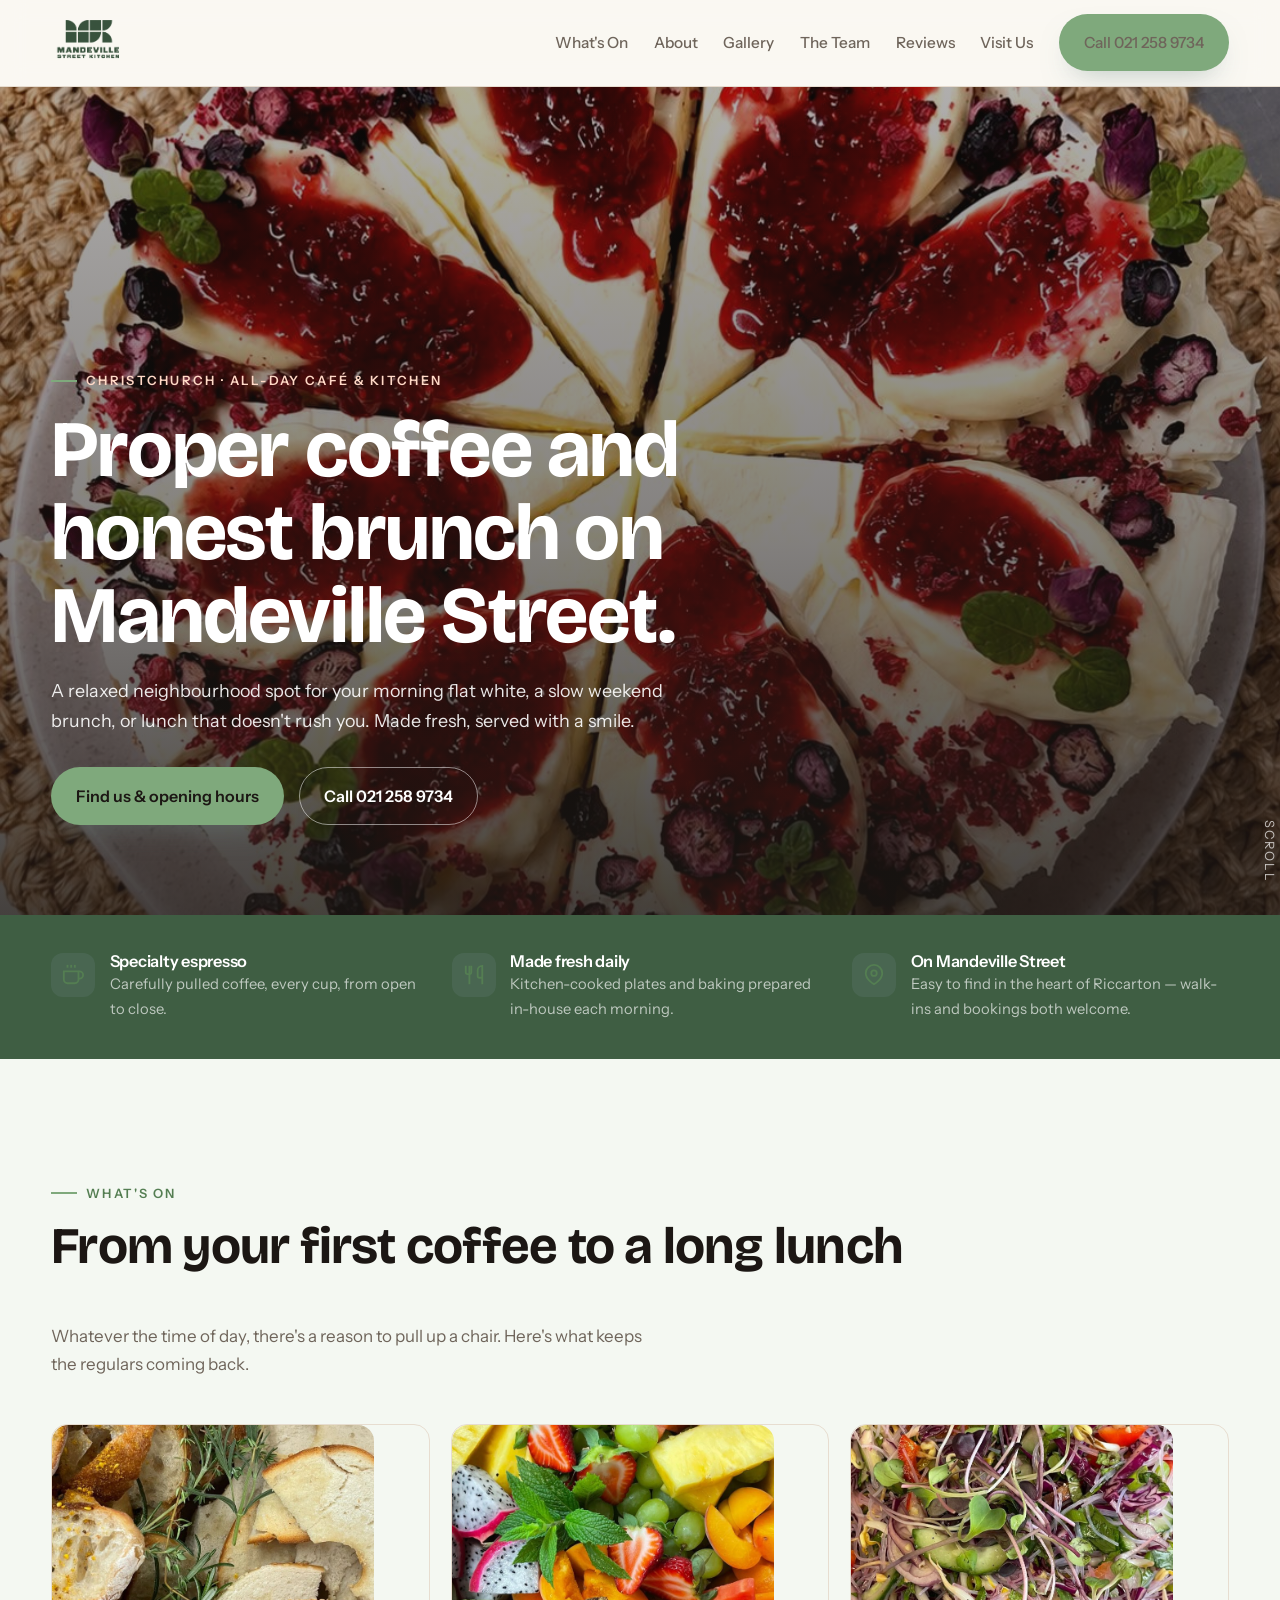
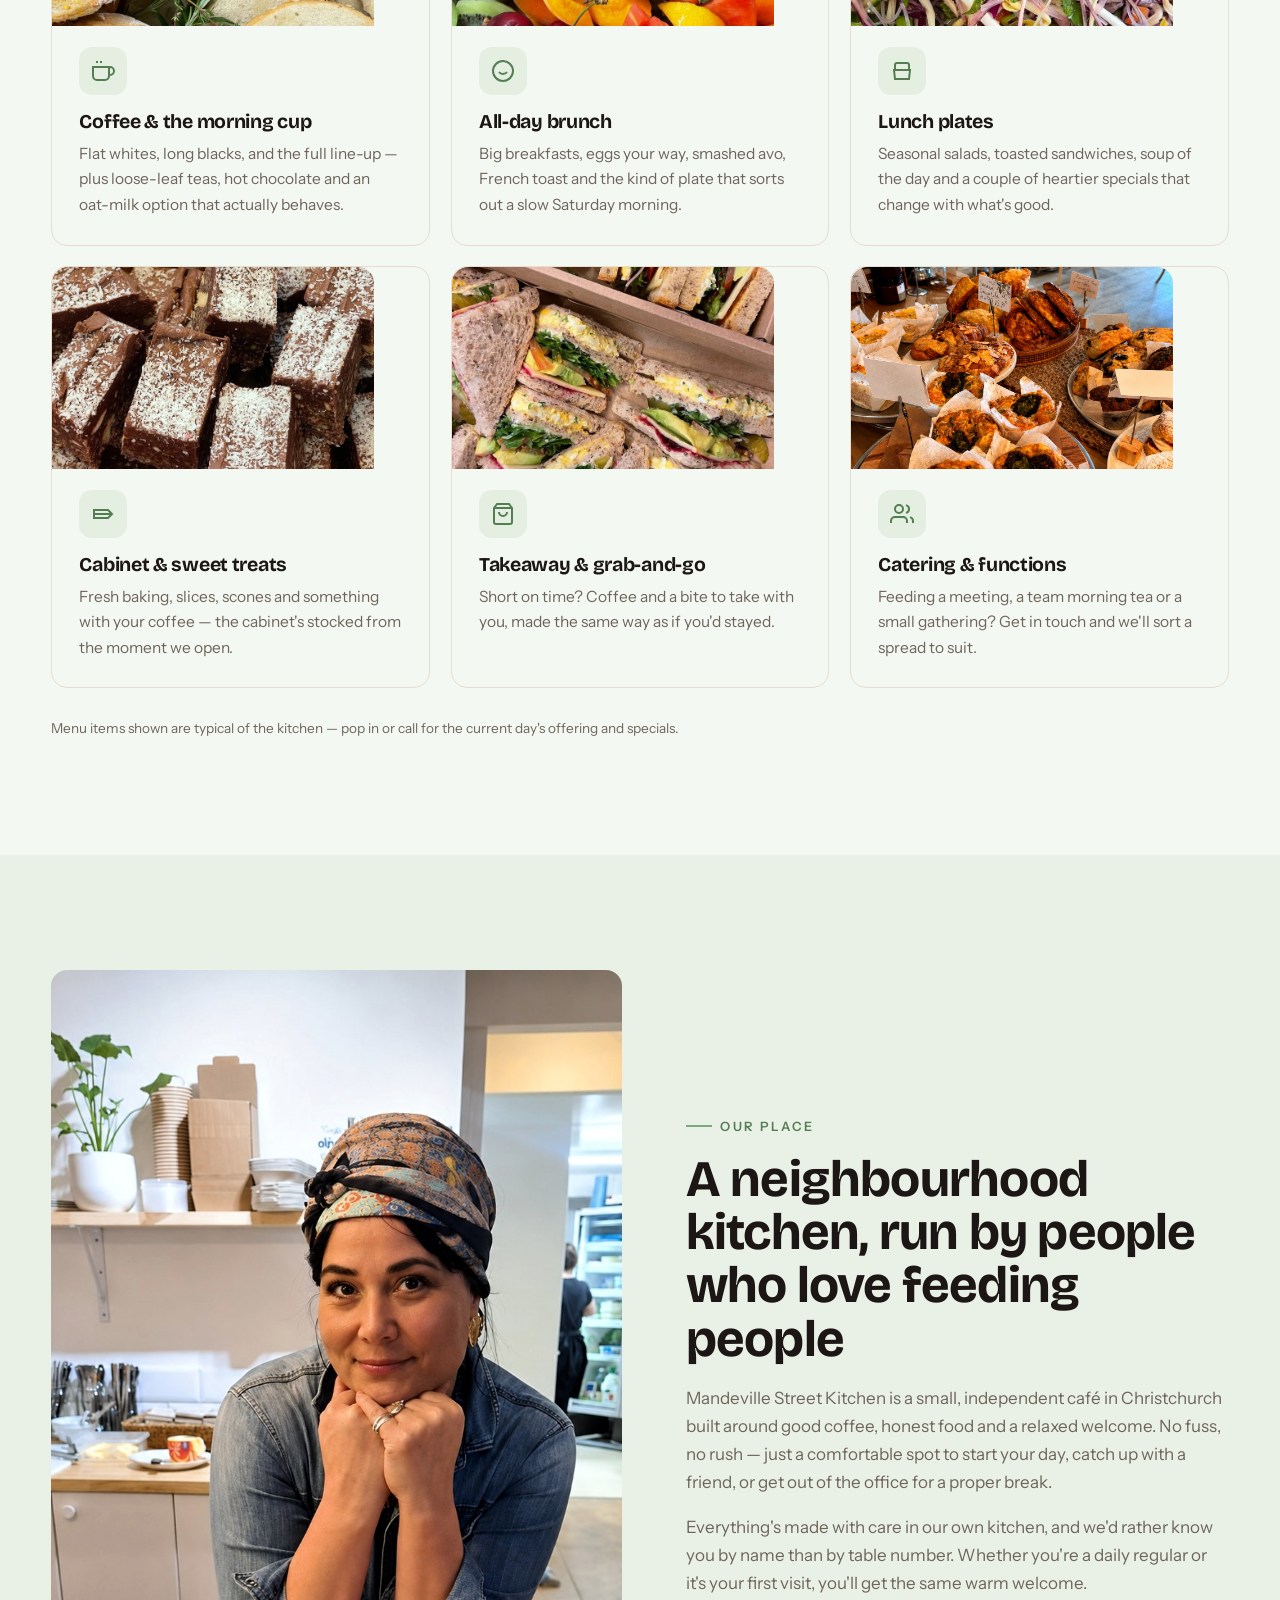
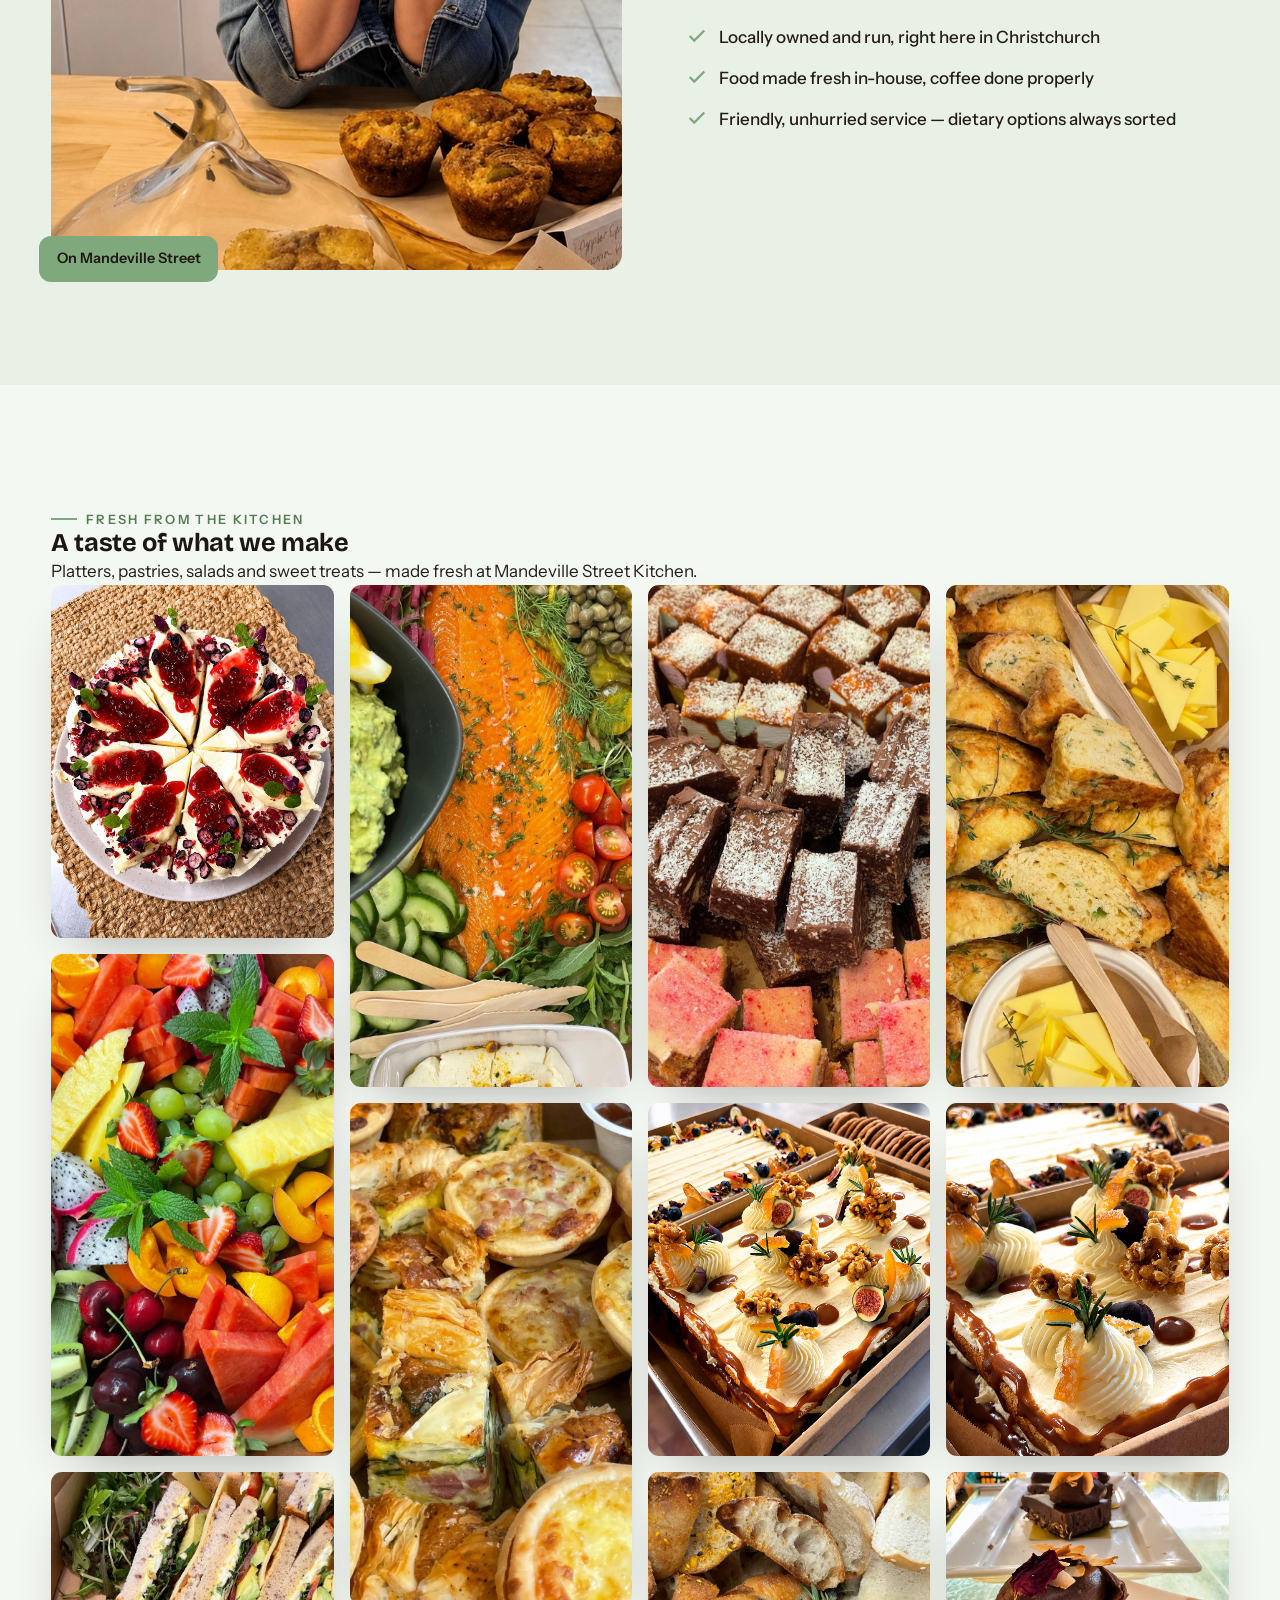
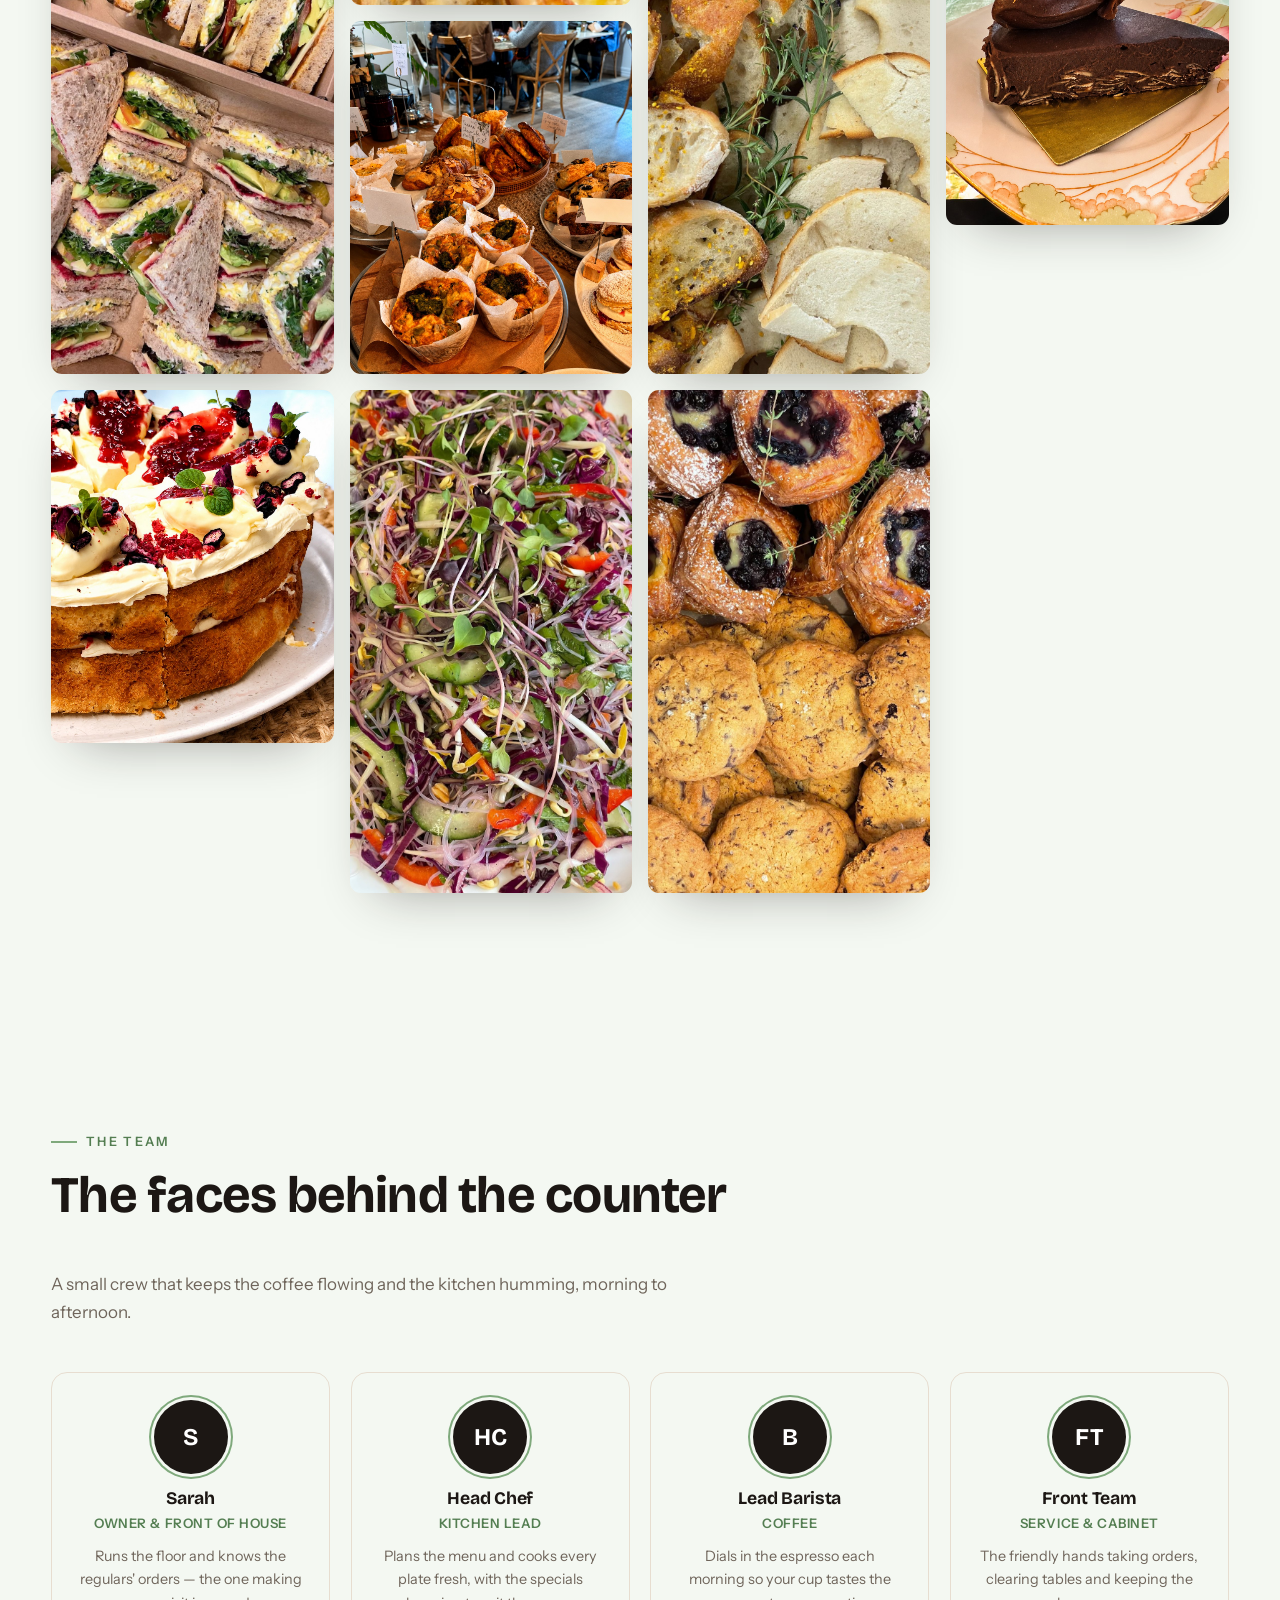
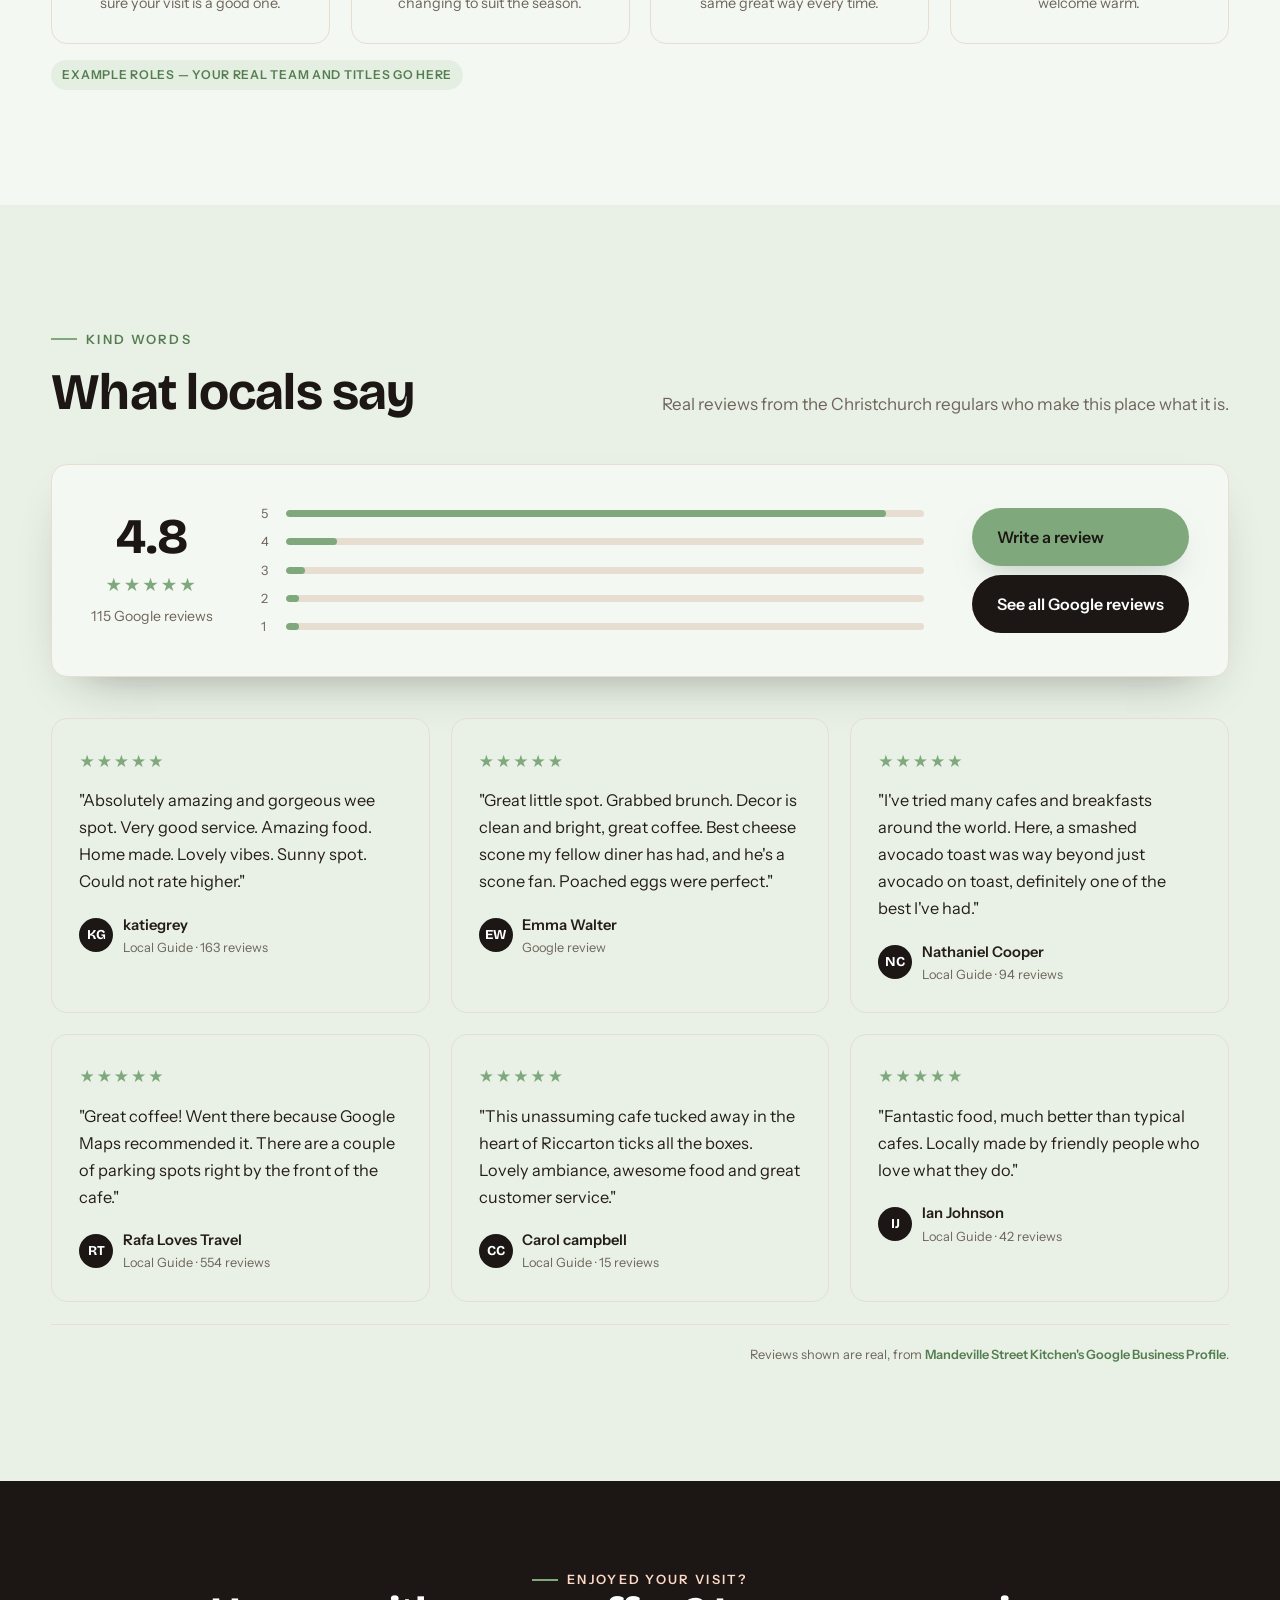
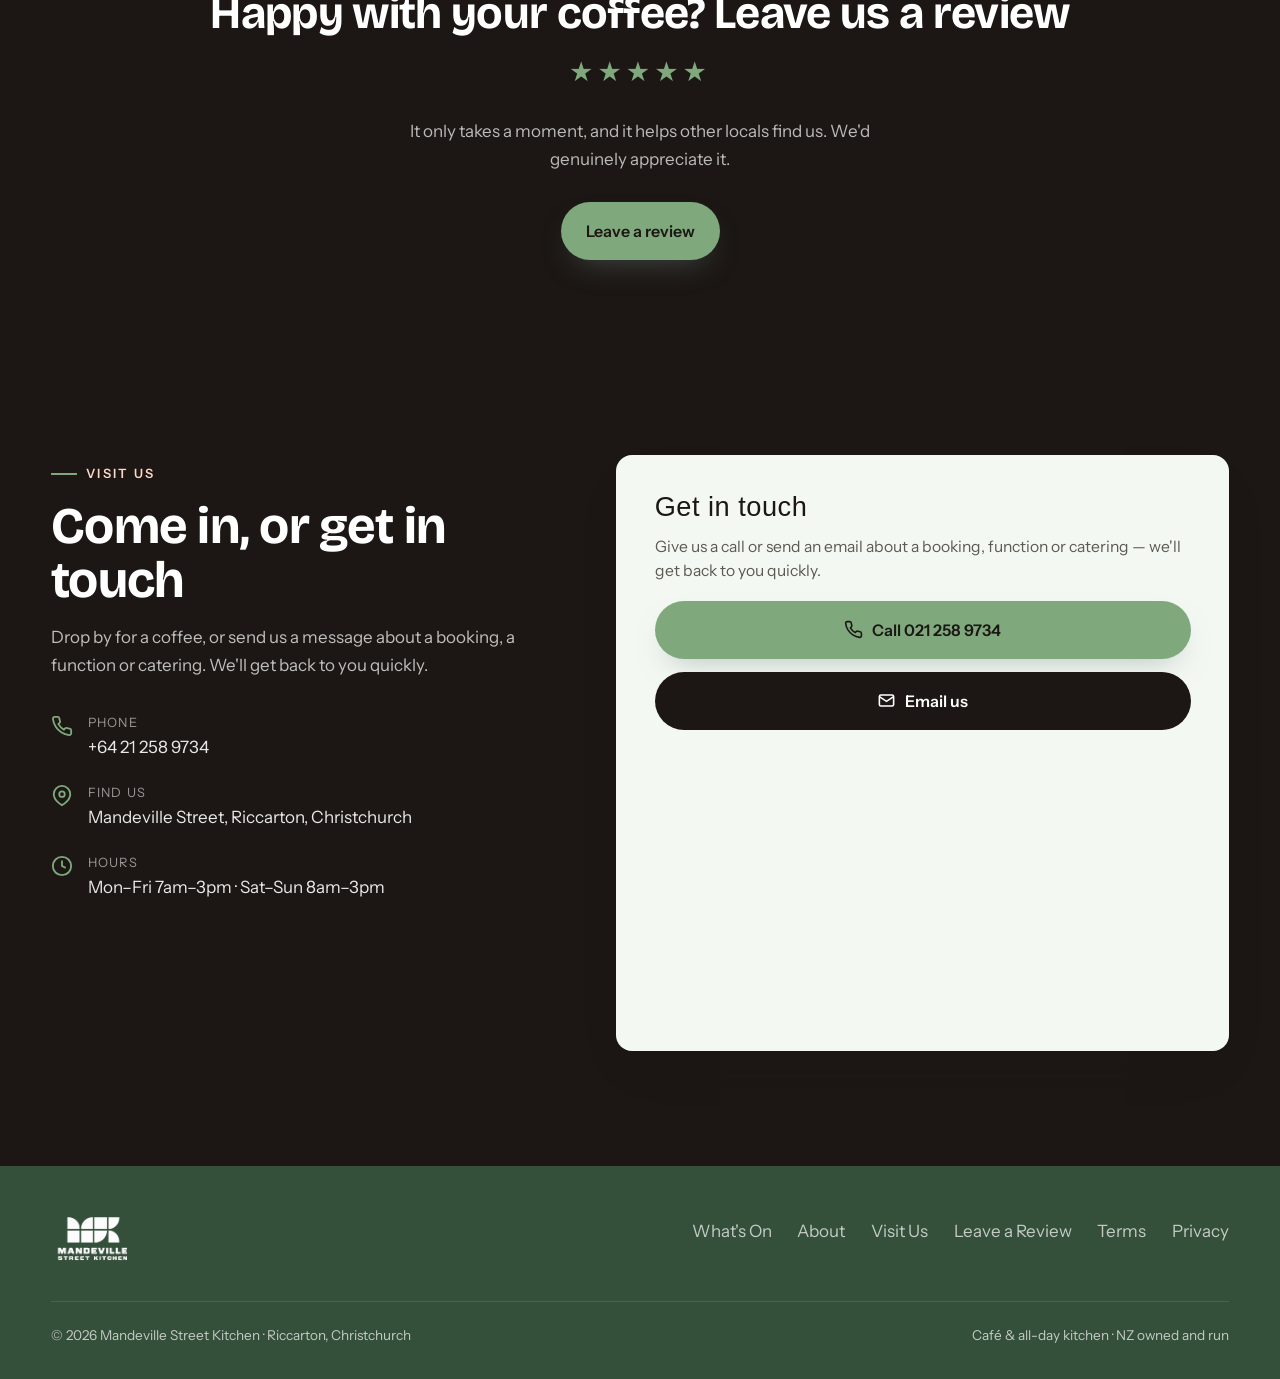
<file: index.html>
<!DOCTYPE html>
<html lang="en-NZ">
<head>
<meta charset="UTF-8">
<meta name="viewport" content="width=device-width, initial-scale=1.0">
<title>Mandeville Street Kitchen | Café & All-Day Kitchen, Christchurch</title>
<meta name="description" content="A relaxed neighbourhood café and all-day kitchen on Mandeville Street, Christchurch. Proper coffee, brunch made fresh, and a warm welcome — walk in or book a table.">
<link rel="icon" href="/favicon.ico?v=2" sizes="any">
<link rel="icon" type="image/svg+xml" href="/favicon.svg?v=2">
<link rel="icon" type="image/png" sizes="32x32" href="/favicon.png?v=2">
<link rel="apple-touch-icon" sizes="180x180" href="/apple-touch-icon.png?v=2">
<meta property="og:title" content="Mandeville Street Kitchen | Café & Kitchen, Christchurch">
<meta property="og:description" content="Proper coffee and honest brunch on Mandeville Street, Christchurch. Open daily — walk in or book a table.">
<meta property="og:type" content="website">
<meta property="og:image" content="img/p9.jpg">
<link rel="preconnect" href="https://fonts.googleapis.com">
<link rel="preconnect" href="https://fonts.gstatic.com" crossorigin>
<link href="https://fonts.googleapis.com/css2?family=Bricolage+Grotesque:opsz,wght@12..96,600;12..96,700;12..96,800&family=Instrument+Sans:wght@400;500;600&display=swap" rel="stylesheet">
<link rel="stylesheet" href="styles.css">
</head>
<body>

<!-- LOADING SCREEN -->
<div id="loader">
  <img src="img/logo-white.png" alt="Mandeville Street Kitchen">
  <span class="loader-bar"></span>
</div>
<script>
  window.addEventListener('load', function () {
    var l = document.getElementById('loader');
    if (l) setTimeout(function () { l.classList.add('hide'); }, 650);
  });
  setTimeout(function () { var l = document.getElementById('loader'); if (l) l.classList.add('hide'); }, 3500);
</script>

<!-- NAV -->
<header class="nav">
  <div class="wrap nav__inner">
    <a href="#top" class="brand"><img class="brand-logo" src="img/logo-green.png" alt="Mandeville Street Kitchen"></a>
    <nav class="nav__links" id="navLinks">
      <a href="#menu">What's On</a>
      <a href="#about">About</a>
      <a href="#gallery">Gallery</a>
      <a href="#crew">The Team</a>
      <a href="#reviews">Reviews</a>
      <a href="#visit">Visit Us</a>
      <a href="tel:+6421258 9734" class="btn btn--primary nav__cta">Call 021 258 9734</a>
    </nav>
    <button class="nav__toggle" id="navToggle" aria-label="Menu">☰</button>
  </div>
</header>

<!-- HERO -->
<section class="hero" id="top">
  <div class="hero__slides" id="heroSlides">
    <div class="hero__slide is-active" data-bg="img/p9.jpg"></div>
    <div class="hero__slide" data-bg="img/p3.jpg"></div>
    <div class="hero__slide" data-bg="img/p13.jpg"></div>
    <div class="hero__slide" data-bg="img/p1.jpg"></div>
  </div>
  <div class="hero__scrim"></div>
  <div class="wrap hero__inner">
    <span class="eyebrow">Christchurch · All-day café &amp; kitchen</span>
    <h1>Proper coffee and honest brunch on Mandeville Street.</h1>
    <p class="hero__copy">A relaxed neighbourhood spot for your morning flat white, a slow weekend brunch, or lunch that doesn't rush you. Made fresh, served with a smile.</p>
    <div class="hero__cta">
      <a href="#visit" class="btn btn--primary">Find us &amp; opening hours</a>
      <a href="tel:+6421258 9734" class="btn btn--ghost">Call 021 258 9734</a>
    </div>
  </div>
  <span class="hero__scroll">Scroll</span>
</section>

<!-- TRUST STRIP -->
<section class="trust">
  <div class="wrap trust__grid">
    <div class="trust__item">
      <span class="trust__ico"><svg viewBox="0 0 24 24" fill="none" stroke="currentColor" stroke-width="2"><path d="M18 8h1a4 4 0 0 1 0 8h-1"/><path d="M2 8h16v9a4 4 0 0 1-4 4H6a4 4 0 0 1-4-4Z"/><line x1="6" y1="1" x2="6" y2="4"/><line x1="10" y1="1" x2="10" y2="4"/><line x1="14" y1="1" x2="14" y2="4"/></svg></span>
      <div><h3>Specialty espresso</h3><p>Carefully pulled coffee, every cup, from open to close.</p></div>
    </div>
    <div class="trust__item">
      <span class="trust__ico"><svg viewBox="0 0 24 24" fill="none" stroke="currentColor" stroke-width="2"><path d="M3 2v7c0 1.1.9 2 2 2h2a2 2 0 0 0 2-2V2"/><path d="M7 2v20"/><path d="M21 15V2a5 5 0 0 0-5 5v6c0 1.1.9 2 2 2h3Zm0 0v7"/></svg></span>
      <div><h3>Made fresh daily</h3><p>Kitchen-cooked plates and baking prepared in-house each morning.</p></div>
    </div>
    <div class="trust__item">
      <span class="trust__ico"><svg viewBox="0 0 24 24" fill="none" stroke="currentColor" stroke-width="2"><path d="M21 10c0 7-9 12-9 12s-9-5-9-12a9 9 0 0 1 18 0Z"/><circle cx="12" cy="10" r="3"/></svg></span>
      <div><h3>On Mandeville Street</h3><p>Easy to find in the heart of Riccarton — walk-ins and bookings both welcome.</p></div>
    </div>
  </div>
</section>

<!-- SERVICES / WHAT'S ON -->
<section class="section section--paper" id="menu">
  <div class="wrap">
    <div class="svc-head">
      <div>
        <span class="eyebrow">What's on</span>
        <h2 class="lead-head">From your first coffee to a long lunch</h2>
      </div>
      <p class="lead-sub">Whatever the time of day, there's a reason to pull up a chair. Here's what keeps the regulars coming back.</p>
    </div>
    <div class="svc-grid">
      <div class="svc-card">
        <img class="svc-card__img" loading="lazy" src="img/p2.jpg" alt="Fresh pastries and baking">
        <span class="svc-card__ico"><svg viewBox="0 0 24 24" fill="none" stroke="currentColor" stroke-width="2"><path d="M18 8h1a4 4 0 0 1 0 8h-1"/><path d="M2 8h16v9a4 4 0 0 1-4 4H6a4 4 0 0 1-4-4Z"/><line x1="6" y1="2" x2="6" y2="4"/><line x1="10" y1="2" x2="10" y2="4"/></svg></span>
        <h3>Coffee &amp; the morning cup</h3>
        <p>Flat whites, long blacks, and the full line-up — plus loose-leaf teas, hot chocolate and an oat-milk option that actually behaves.</p>
      </div>
      <div class="svc-card">
        <img class="svc-card__img" loading="lazy" src="img/p3.jpg" alt="Colourful brunch plate">
        <span class="svc-card__ico"><svg viewBox="0 0 24 24" fill="none" stroke="currentColor" stroke-width="2"><circle cx="12" cy="12" r="10"/><path d="M8 13s1.5 2 4 2 4-2 4-2"/><line x1="9" y1="9" x2="9.01" y2="9"/><line x1="15" y1="9" x2="15.01" y2="9"/></svg></span>
        <h3>All-day brunch</h3>
        <p>Big breakfasts, eggs your way, smashed avo, French toast and the kind of plate that sorts out a slow Saturday morning.</p>
      </div>
      <div class="svc-card">
        <img class="svc-card__img" loading="lazy" src="img/p4.jpg" alt="Fresh seasonal salad">
        <span class="svc-card__ico"><svg viewBox="0 0 24 24" fill="none" stroke="currentColor" stroke-width="2"><path d="M3 11h18"/><path d="M5 11V6a2 2 0 0 1 2-2h10a2 2 0 0 1 2 2v5"/><path d="M4 11l1 9h14l1-9"/></svg></span>
        <h3>Lunch plates</h3>
        <p>Seasonal salads, toasted sandwiches, soup of the day and a couple of heartier specials that change with what's good.</p>
      </div>
      <div class="svc-card">
        <img class="svc-card__img" loading="lazy" src="img/p5.jpg" alt="Slices and sweet treats">
        <span class="svc-card__ico"><svg viewBox="0 0 24 24" fill="none" stroke="currentColor" stroke-width="2"><path d="M3 8h14l4 4-4 4H3z"/><path d="M3 12h18"/></svg></span>
        <h3>Cabinet &amp; sweet treats</h3>
        <p>Fresh baking, slices, scones and something with your coffee — the cabinet's stocked from the moment we open.</p>
      </div>
      <div class="svc-card">
        <img class="svc-card__img" loading="lazy" src="img/p1.jpg" alt="Fresh sandwiches to go">
        <span class="svc-card__ico"><svg viewBox="0 0 24 24" fill="none" stroke="currentColor" stroke-width="2"><path d="M6 2 3 6v14a2 2 0 0 0 2 2h14a2 2 0 0 0 2-2V6l-3-4Z"/><path d="M3 6h18"/><path d="M16 10a4 4 0 0 1-8 0"/></svg></span>
        <h3>Takeaway &amp; grab-and-go</h3>
        <p>Short on time? Coffee and a bite to take with you, made the same way as if you'd stayed.</p>
      </div>
      <div class="svc-card">
        <img class="svc-card__img" loading="lazy" src="img/p13.jpg" alt="Catering platters and desserts">
        <span class="svc-card__ico"><svg viewBox="0 0 24 24" fill="none" stroke="currentColor" stroke-width="2"><path d="M17 21v-2a4 4 0 0 0-4-4H5a4 4 0 0 0-4 4v2"/><circle cx="9" cy="7" r="4"/><path d="M23 21v-2a4 4 0 0 0-3-3.87"/><path d="M16 3.13a4 4 0 0 1 0 7.75"/></svg></span>
        <h3>Catering &amp; functions</h3>
        <p>Feeding a meeting, a team morning tea or a small gathering? Get in touch and we'll sort a spread to suit.</p>
      </div>
    </div>
    <p class="svc-note">Menu items shown are typical of the kitchen — pop in or call for the current day's offering and specials.</p>
  </div>
</section>

<!-- ABOUT -->
<section class="section section--bone" id="about">
  <div class="wrap about">
    <div class="about__media">
      <img src="img/p15.jpg" alt="Inside Mandeville Street Kitchen — relaxed café seating and natural light" width="1200" height="900" loading="lazy">
      <span class="about__tag">On Mandeville Street</span>
    </div>
    <div>
      <span class="eyebrow">Our place</span>
      <h2 class="lead-head">A neighbourhood kitchen, run by people who love feeding people</h2>
      <p>Mandeville Street Kitchen is a small, independent café in Christchurch built around good coffee, honest food and a relaxed welcome. No fuss, no rush — just a comfortable spot to start your day, catch up with a friend, or get out of the office for a proper break.</p>
      <p>Everything's made with care in our own kitchen, and we'd rather know you by name than by table number. Whether you're a daily regular or it's your first visit, you'll get the same warm welcome.</p>
      <ul class="checklist">
        <li><svg viewBox="0 0 24 24" fill="none" stroke="currentColor" stroke-width="2.5"><polyline points="20 6 9 17 4 12"/></svg> Locally owned and run, right here in Christchurch</li>
        <li><svg viewBox="0 0 24 24" fill="none" stroke="currentColor" stroke-width="2.5"><polyline points="20 6 9 17 4 12"/></svg> Food made fresh in-house, coffee done properly</li>
        <li><svg viewBox="0 0 24 24" fill="none" stroke="currentColor" stroke-width="2.5"><polyline points="20 6 9 17 4 12"/></svg> Friendly, unhurried service — dietary options always sorted</li>
      </ul>
    </div>
  </div>
</section>

<!-- GALLERY -->
<section class="section" id="gallery">
  <div class="wrap">
    <div class="section-head center">
      <span class="eyebrow">Fresh from the kitchen</span>
      <h2>A taste of what we make</h2>
      <p>Platters, pastries, salads and sweet treats — made fresh at Mandeville Street Kitchen.</p>
    </div>
    <div class="gallery">
      <figure><img loading="lazy" src="img/p9.jpg" alt="Decorated berry tart"></figure>
      <figure><img loading="lazy" src="img/p3.jpg" alt="Colourful roast vegetable platter"></figure>
      <figure><img loading="lazy" src="img/p1.jpg" alt="Fresh sandwich platter"></figure>
      <figure><img loading="lazy" src="img/p10.jpg" alt="Layered fig and nut cake"></figure>
      <figure><img loading="lazy" src="img/p7.jpg" alt="Mezze and dip platter"></figure>
      <figure><img loading="lazy" src="img/p0.jpg" alt="Savoury pastry selection"></figure>
      <figure><img loading="lazy" src="img/p13.jpg" alt="Display of mini tarts and desserts"></figure>
      <figure><img loading="lazy" src="img/p4.jpg" alt="Fresh microgreen salad"></figure>
      <figure><img loading="lazy" src="img/p5.jpg" alt="Brownie and slice squares"></figure>
      <figure><img loading="lazy" src="img/p11.jpg" alt="Layered dessert slices"></figure>
      <figure><img loading="lazy" src="img/p2.jpg" alt="Pastry and roll platter"></figure>
      <figure><img loading="lazy" src="img/p6.jpg" alt="Mini tarts and pastries"></figure>
      <figure><img loading="lazy" src="img/p8.jpg" alt="Roast potato platter"></figure>
      <figure><img loading="lazy" src="img/p12.jpg" alt="Chocolate and cream dessert"></figure>
      <figure><img loading="lazy" src="img/p14.jpg" alt="Chocolate tart slice"></figure>
    </div>
  </div>
</section>

<!-- CREW -->
<section class="section section--paper" id="crew">
  <div class="wrap">
    <div class="svc-head">
      <div>
        <span class="eyebrow">The team</span>
        <h2 class="lead-head">The faces behind the counter</h2>
      </div>
      <p class="lead-sub">A small crew that keeps the coffee flowing and the kitchen humming, morning to afternoon.</p>
    </div>
    <div class="crew-grid">
      <div class="crew-card">
        <div class="crew-av">S</div>
        <h3>Sarah</h3>
        <div class="role">Owner &amp; Front of House</div>
        <p>Runs the floor and knows the regulars' orders — the one making sure your visit is a good one.</p>
      </div>
      <div class="crew-card">
        <div class="crew-av">HC</div>
        <h3>Head Chef</h3>
        <div class="role">Kitchen Lead</div>
        <p>Plans the menu and cooks every plate fresh, with the specials changing to suit the season.</p>
      </div>
      <div class="crew-card">
        <div class="crew-av">B</div>
        <h3>Lead Barista</h3>
        <div class="role">Coffee</div>
        <p>Dials in the espresso each morning so your cup tastes the same great way every time.</p>
      </div>
      <div class="crew-card">
        <div class="crew-av">FT</div>
        <h3>Front Team</h3>
        <div class="role">Service &amp; Cabinet</div>
        <p>The friendly hands taking orders, clearing tables and keeping the welcome warm.</p>
      </div>
    </div>
    <span class="badge">Example roles — your real team and titles go here</span>
  </div>
</section>

<!-- REVIEWS -->
<section class="section section--bone" id="reviews">
  <div class="wrap">
    <div class="svc-head">
      <div>
        <span class="eyebrow">Kind words</span>
        <h2 class="lead-head">What locals say</h2>
      </div>
      <p class="lead-sub">Real reviews from the Christchurch regulars who make this place what it is.</p>
    </div>

    <div class="g-rating">
      <div class="g-rating__score">
        <div class="g-rating__num">4.8</div>
        <div class="g-rating__stars">★★★★★</div>
        <div class="g-rating__count">115 Google reviews</div>
      </div>
      <div class="g-rating__bars" aria-hidden="true">
        <div class="g-rating__bar-row"><span>5</span><div class="g-rating__bar-track"><div class="g-rating__bar-fill" style="width:94%"></div></div></div>
        <div class="g-rating__bar-row"><span>4</span><div class="g-rating__bar-track"><div class="g-rating__bar-fill" style="width:8%"></div></div></div>
        <div class="g-rating__bar-row"><span>3</span><div class="g-rating__bar-track"><div class="g-rating__bar-fill" style="width:3%"></div></div></div>
        <div class="g-rating__bar-row"><span>2</span><div class="g-rating__bar-track"><div class="g-rating__bar-fill" style="width:2%"></div></div></div>
        <div class="g-rating__bar-row"><span>1</span><div class="g-rating__bar-track"><div class="g-rating__bar-fill" style="width:2%"></div></div></div>
      </div>
      <div class="g-rating__cta">
        <a href="https://www.google.com/maps/search/?api=1&query=Mandeville+Street+Kitchen+Christchurch" target="_blank" rel="noopener" class="btn btn--primary">Write a review</a>
        <a href="https://www.google.com/maps/search/?api=1&query=Mandeville+Street+Kitchen+Christchurch" target="_blank" rel="noopener" class="btn btn--dark">See all Google reviews</a>
      </div>
    </div>

    <div class="rev-grid">
      <div class="rev-card">
        <div class="rev-stars">★★★★★</div>
        <p>"Absolutely amazing and gorgeous wee spot. Very good service. Amazing food. Home made. Lovely vibes. Sunny spot. Could not rate higher."</p>
        <div class="rev-by"><div class="rev-avatar">KG</div><div class="rev-by-name">katiegrey<span>Local Guide · 163 reviews</span></div></div>
      </div>
      <div class="rev-card">
        <div class="rev-stars">★★★★★</div>
        <p>"Great little spot. Grabbed brunch. Decor is clean and bright, great coffee. Best cheese scone my fellow diner has had, and he's a scone fan. Poached eggs were perfect."</p>
        <div class="rev-by"><div class="rev-avatar">EW</div><div class="rev-by-name">Emma Walter<span>Google review</span></div></div>
      </div>
      <div class="rev-card">
        <div class="rev-stars">★★★★★</div>
        <p>"I've tried many cafes and breakfasts around the world. Here, a smashed avocado toast was way beyond just avocado on toast, definitely one of the best I've had."</p>
        <div class="rev-by"><div class="rev-avatar">NC</div><div class="rev-by-name">Nathaniel Cooper<span>Local Guide · 94 reviews</span></div></div>
      </div>
      <div class="rev-card">
        <div class="rev-stars">★★★★★</div>
        <p>"Great coffee! Went there because Google Maps recommended it. There are a couple of parking spots right by the front of the cafe."</p>
        <div class="rev-by"><div class="rev-avatar">RT</div><div class="rev-by-name">Rafa Loves Travel<span>Local Guide · 554 reviews</span></div></div>
      </div>
      <div class="rev-card">
        <div class="rev-stars">★★★★★</div>
        <p>"This unassuming cafe tucked away in the heart of Riccarton ticks all the boxes. Lovely ambiance, awesome food and great customer service."</p>
        <div class="rev-by"><div class="rev-avatar">CC</div><div class="rev-by-name">Carol campbell<span>Local Guide · 15 reviews</span></div></div>
      </div>
      <div class="rev-card">
        <div class="rev-stars">★★★★★</div>
        <p>"Fantastic food, much better than typical cafes. Locally made by friendly people who love what they do."</p>
        <div class="rev-by"><div class="rev-avatar">IJ</div><div class="rev-by-name">Ian Johnson<span>Local Guide · 42 reviews</span></div></div>
      </div>
    </div>
    <div class="g-rating__by">Reviews shown are real, from <a href="https://www.google.com/maps/search/?api=1&query=Mandeville+Street+Kitchen+Christchurch" target="_blank" rel="noopener">Mandeville Street Kitchen's Google Business Profile</a>.</div>
  </div>
</section>

<!-- REVIEW FUNNEL BANNER -->
<section class="funnel">
  <div class="wrap">
    <span class="eyebrow" style="justify-content:center;color:#ffd9c7">Enjoyed your visit?</span>
    <h2>Happy with your coffee? Leave us a review</h2>
    <div class="stars">★★★★★</div>
    <p>It only takes a moment, and it helps other locals find us. We'd genuinely appreciate it.</p>
    <a href="review.html" class="btn btn--primary">Leave a review</a>
  </div>
</section>

<!-- CONTACT / VISIT -->
<section class="section contact" id="visit">
  <div class="wrap contact-grid">
    <div>
      <span class="eyebrow" style="color:#ffd9c7">Visit us</span>
      <h2 class="lead-head">Come in, or get in touch</h2>
      <p class="lead-sub">Drop by for a coffee, or send us a message about a booking, a function or catering. We'll get back to you quickly.</p>
      <div class="cinfo">
        <a href="tel:+6421258 9734">
          <svg viewBox="0 0 24 24" fill="none" stroke="currentColor" stroke-width="2"><path d="M22 16.92v3a2 2 0 0 1-2.18 2 19.79 19.79 0 0 1-8.63-3.07 19.5 19.5 0 0 1-6-6 19.79 19.79 0 0 1-3.07-8.67A2 2 0 0 1 4.11 2h3a2 2 0 0 1 2 1.72c.13.96.36 1.9.7 2.81a2 2 0 0 1-.45 2.11L8.09 9.91a16 16 0 0 0 6 6l1.27-1.27a2 2 0 0 1 2.11-.45c.91.34 1.85.57 2.81.7A2 2 0 0 1 22 16.92Z"/></svg>
          <span><small>Phone</small>+64 21 258 9734</span>
        </a>
        <div>
          <svg viewBox="0 0 24 24" fill="none" stroke="currentColor" stroke-width="2"><path d="M21 10c0 7-9 12-9 12s-9-5-9-12a9 9 0 0 1 18 0Z"/><circle cx="12" cy="10" r="3"/></svg>
          <span><small>Find us</small>Mandeville Street, Riccarton, Christchurch</span>
        </div>
        <div>
          <svg viewBox="0 0 24 24" fill="none" stroke="currentColor" stroke-width="2"><circle cx="12" cy="12" r="10"/><polyline points="12 6 12 12 16 14"/></svg>
          <span><small>Hours</small>Mon–Fri 7am–3pm · Sat–Sun 8am–3pm</span>
        </div>
      </div>
    </div>

    <div class="form contact-panel">
      <h3 class="panel-title">Get in touch</h3>
      <p class="panel-sub">Give us a call or send an email about a booking, function or catering — we'll get back to you quickly.</p>
      <a class="btn btn--primary" href="tel:+64212589734">
        <svg viewBox="0 0 24 24" fill="none" stroke="currentColor" stroke-width="2"><path d="M22 16.92v3a2 2 0 0 1-2.18 2 19.79 19.79 0 0 1-8.63-3.07 19.5 19.5 0 0 1-6-6 19.79 19.79 0 0 1-3.07-8.67A2 2 0 0 1 4.11 2h3a2 2 0 0 1 2 1.72c.13.96.36 1.9.7 2.81a2 2 0 0 1-.45 2.11L8.09 9.91a16 16 0 0 0 6 6l1.27-1.27a2 2 0 0 1 2.11-.45c.91.34 1.85.57 2.81.7A2 2 0 0 1 22 16.92Z"/></svg>
        Call 021 258 9734
      </a>
      <a class="btn btn--dark" href="mailto:hello@mandevillestreetkitchen.co.nz">
        <svg viewBox="0 0 24 24" fill="none" stroke="currentColor" stroke-width="2"><rect x="3" y="5" width="18" height="14" rx="2"/><path d="m3 7 9 6 9-6"/></svg>
        Email us
      </a>
      <div class="panel-map">
        <iframe src="https://www.google.com/maps?q=Mandeville%20Street%20Kitchen%20Riccarton%20Christchurch&output=embed" loading="lazy" title="Map to Mandeville Street Kitchen" referrerpolicy="no-referrer-when-downgrade"></iframe>
      </div>
    </div>
  </div>
</section>

<!-- FOOTER -->
<footer class="footer">
  <div class="wrap">
    <div class="footer__top">
      <a href="#top" class="brand"><img class="brand-logo foot-logo" src="img/logo-white.png" alt="Mandeville Street Kitchen"></a>
      <nav class="footer__links">
        <a href="#menu">What's On</a>
        <a href="#about">About</a>
        <a href="#visit">Visit Us</a>
        <a href="review.html">Leave a Review</a>
        <a href="terms.html">Terms</a>
        <a href="privacy.html">Privacy</a>
      </nav>
    </div>
    <div class="footer__bottom">
      <span>© <span id="year"></span> Mandeville Street Kitchen · Riccarton, Christchurch</span>
      <span>Café &amp; all-day kitchen · NZ owned and run</span>
    </div>
  </div>
</footer>

<script src="script.js"></script>
</body>
</html>
</file>
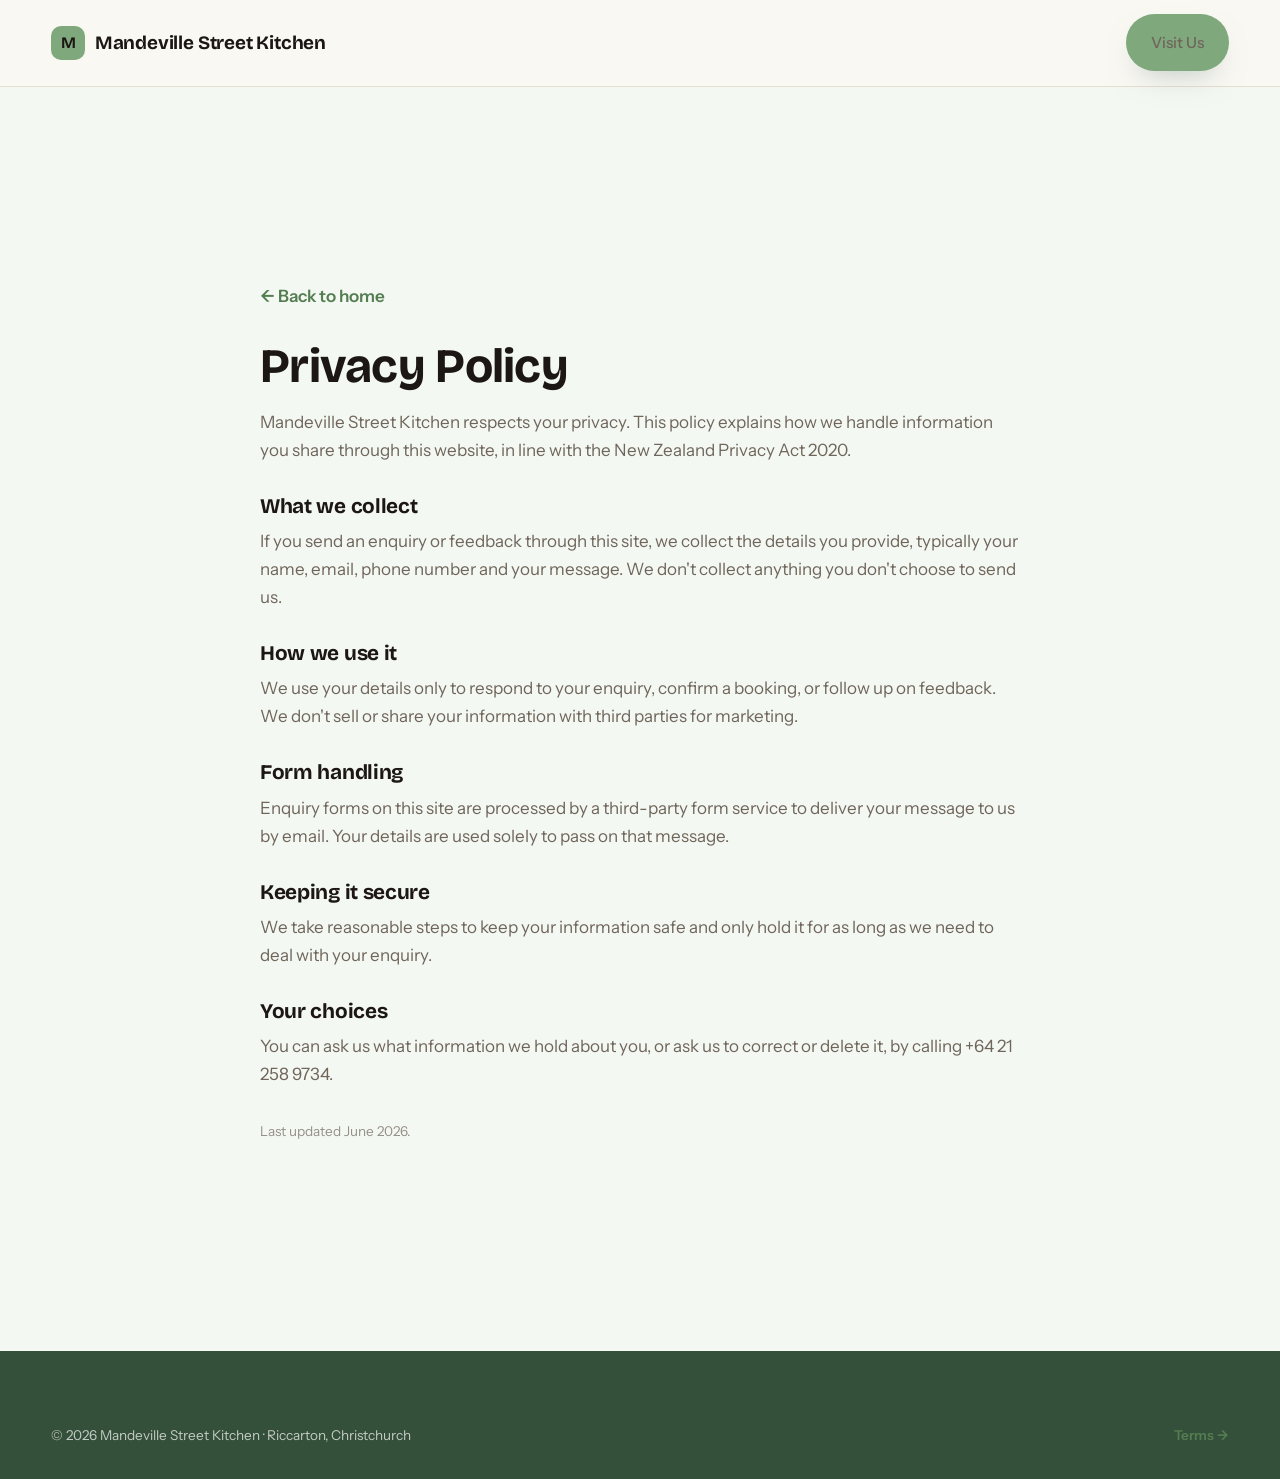
<file: privacy.html>
<!DOCTYPE html>
<html lang="en-NZ">
<head>
<meta charset="UTF-8">
<meta name="viewport" content="width=device-width, initial-scale=1.0">
<title>Privacy | Mandeville Street Kitchen</title>
<meta name="robots" content="noindex">
<link rel="icon" href="/favicon.ico?v=2" sizes="any">
<link rel="icon" type="image/svg+xml" href="/favicon.svg?v=2">
<link rel="icon" type="image/png" sizes="32x32" href="/favicon.png?v=2">
<link rel="apple-touch-icon" sizes="180x180" href="/apple-touch-icon.png?v=2">
<link rel="preconnect" href="https://fonts.googleapis.com">
<link rel="preconnect" href="https://fonts.gstatic.com" crossorigin>
<link href="https://fonts.googleapis.com/css2?family=Bricolage+Grotesque:opsz,wght@12..96,600;12..96,700&family=Instrument+Sans:wght@400;500;600&display=swap" rel="stylesheet">
<link rel="stylesheet" href="styles.css">
</head>
<body>
<header class="nav">
  <div class="wrap nav__inner">
    <a href="index.html#top" class="brand"><span class="brand__mark">M</span> Mandeville Street Kitchen</a>
    <nav class="nav__links">
      <a href="index.html#visit" class="btn btn--primary nav__cta">Visit Us</a>
    </nav>
  </div>
</header>

<section class="section section--paper">
  <div class="wrap page">
    <a href="index.html#top" class="back-link">← Back to home</a>
    <h1>Privacy Policy</h1>
    <p>Mandeville Street Kitchen respects your privacy. This policy explains how we handle information you share through this website, in line with the New Zealand Privacy Act 2020.</p>

    <h2>What we collect</h2>
    <p>If you send an enquiry or feedback through this site, we collect the details you provide, typically your name, email, phone number and your message. We don't collect anything you don't choose to send us.</p>

    <h2>How we use it</h2>
    <p>We use your details only to respond to your enquiry, confirm a booking, or follow up on feedback. We don't sell or share your information with third parties for marketing.</p>

    <h2>Form handling</h2>
    <p>Enquiry forms on this site are processed by a third-party form service to deliver your message to us by email. Your details are used solely to pass on that message.</p>

    <h2>Keeping it secure</h2>
    <p>We take reasonable steps to keep your information safe and only hold it for as long as we need to deal with your enquiry.</p>

    <h2>Your choices</h2>
    <p>You can ask us what information we hold about you, or ask us to correct or delete it, by calling +64 21 258 9734.</p>
    <p style="margin-top:2rem;font-size:.85rem;opacity:.7">Last updated June 2026.</p>
  </div>
</section>

<footer class="footer">
  <div class="wrap">
    <div class="footer__bottom" style="border:0">
      <span>© <span id="year"></span> Mandeville Street Kitchen · Riccarton, Christchurch</span>
      <a href="terms.html" class="back-link" style="margin:0">Terms →</a>
    </div>
  </div>
</footer>
<script>document.getElementById('year').textContent=new Date().getFullYear();</script>
</body>
</html>
</file>
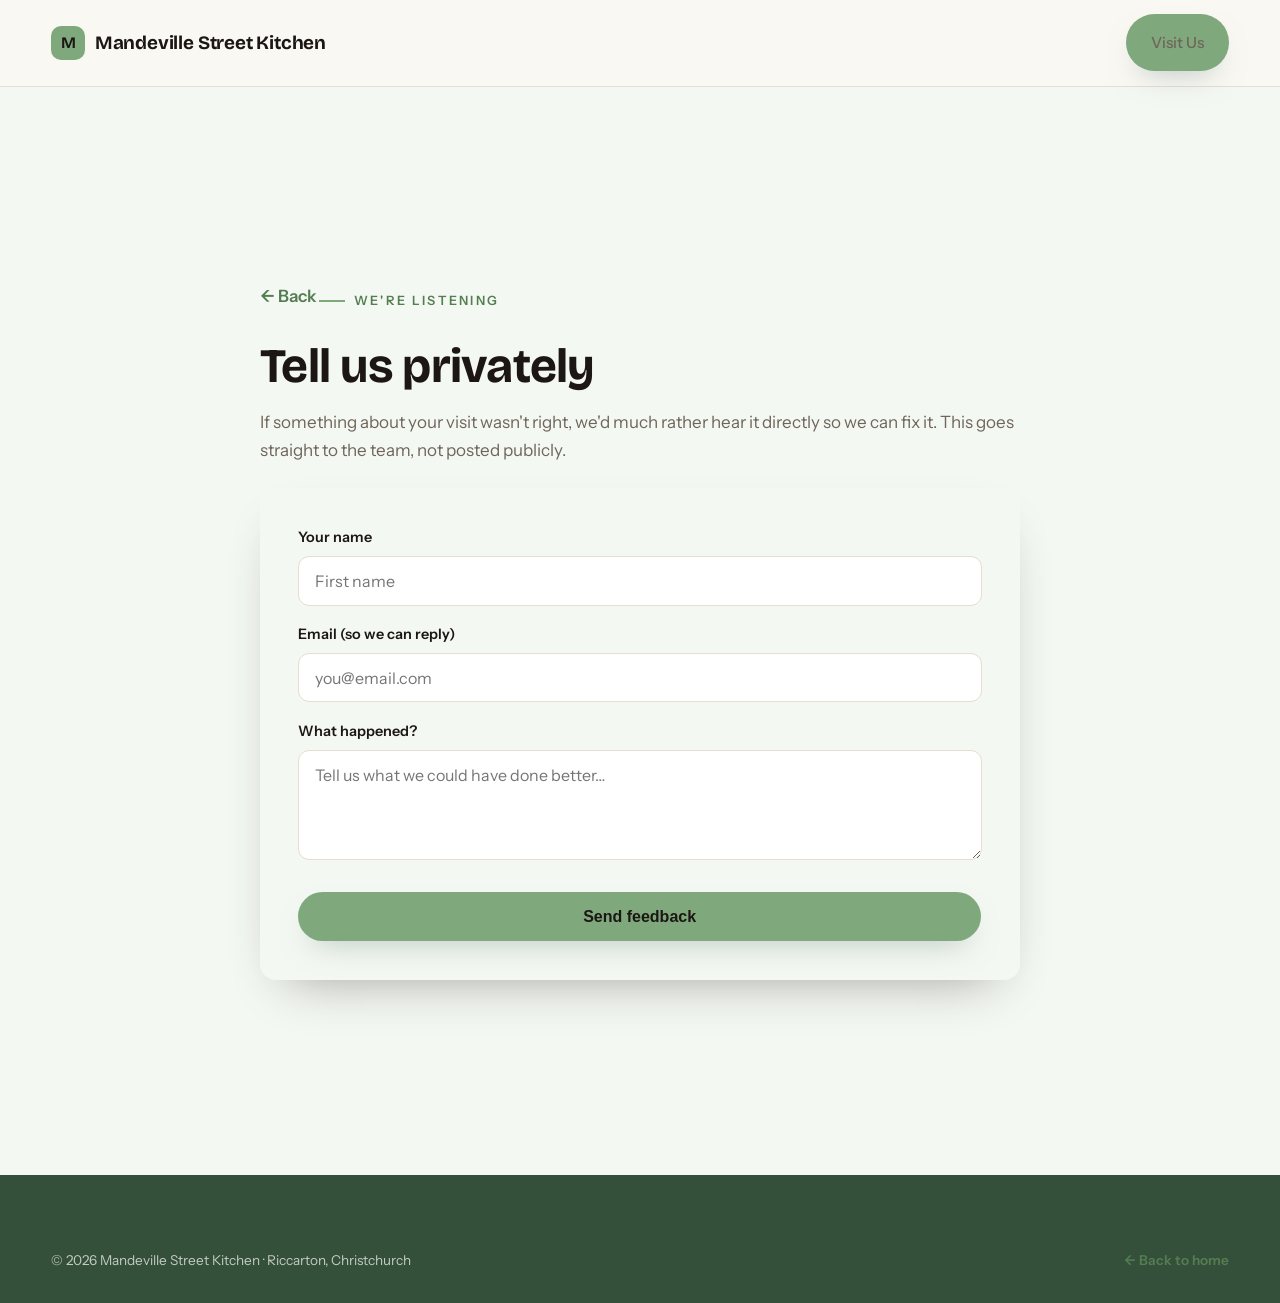
<file: private.html>
<!DOCTYPE html>
<html lang="en-NZ">
<head>
<meta charset="UTF-8">
<meta name="viewport" content="width=device-width, initial-scale=1.0">
<title>Private Feedback | Mandeville Street Kitchen</title>
<meta name="robots" content="noindex">
<link rel="icon" href="/favicon.ico?v=2" sizes="any">
<link rel="icon" type="image/svg+xml" href="/favicon.svg?v=2">
<link rel="icon" type="image/png" sizes="32x32" href="/favicon.png?v=2">
<link rel="apple-touch-icon" sizes="180x180" href="/apple-touch-icon.png?v=2">
<link rel="preconnect" href="https://fonts.googleapis.com">
<link rel="preconnect" href="https://fonts.gstatic.com" crossorigin>
<link href="https://fonts.googleapis.com/css2?family=Bricolage+Grotesque:opsz,wght@12..96,600;12..96,700&family=Instrument+Sans:wght@400;500;600&display=swap" rel="stylesheet">
<link rel="stylesheet" href="styles.css">
</head>
<body>
<header class="nav">
  <div class="wrap nav__inner">
    <a href="index.html#top" class="brand"><span class="brand__mark">M</span> Mandeville Street Kitchen</a>
    <nav class="nav__links">
      <a href="index.html#visit" class="btn btn--primary nav__cta">Visit Us</a>
    </nav>
  </div>
</header>

<section class="section section--paper">
  <div class="wrap page">
    <a href="review.html" class="back-link">← Back</a>
    <span class="eyebrow">We're listening</span>
    <h1>Tell us privately</h1>
    <p>If something about your visit wasn't right, we'd much rather hear it directly so we can fix it. This goes straight to the team, not posted publicly.</p>
    <form class="form" action="https://formsubmit.co/hello@mandevillestreetkitchen.co.nz" method="POST" style="margin-top:1.5rem">
      <input type="hidden" name="_subject" value="Private feedback, Mandeville Street Kitchen">
      <input type="text" name="_honey" style="display:none">
      <div class="field">
        <label for="name">Your name</label>
        <input id="name" type="text" name="name" placeholder="First name" required>
      </div>
      <div class="field">
        <label for="email">Email (so we can reply)</label>
        <input id="email" type="email" name="email" placeholder="you@email.com">
      </div>
      <div class="field">
        <label for="msg">What happened?</label>
        <textarea id="msg" name="message" placeholder="Tell us what we could have done better…" required></textarea>
      </div>
      <button type="submit" class="btn btn--primary">Send feedback</button>
    </form>
  </div>
</section>

<footer class="footer">
  <div class="wrap">
    <div class="footer__bottom" style="border:0">
      <span>© <span id="year"></span> Mandeville Street Kitchen · Riccarton, Christchurch</span>
      <a href="index.html#top" class="back-link" style="margin:0">← Back to home</a>
    </div>
  </div>
</footer>
<script>document.getElementById('year').textContent=new Date().getFullYear();</script>
</body>
</html>
</file>
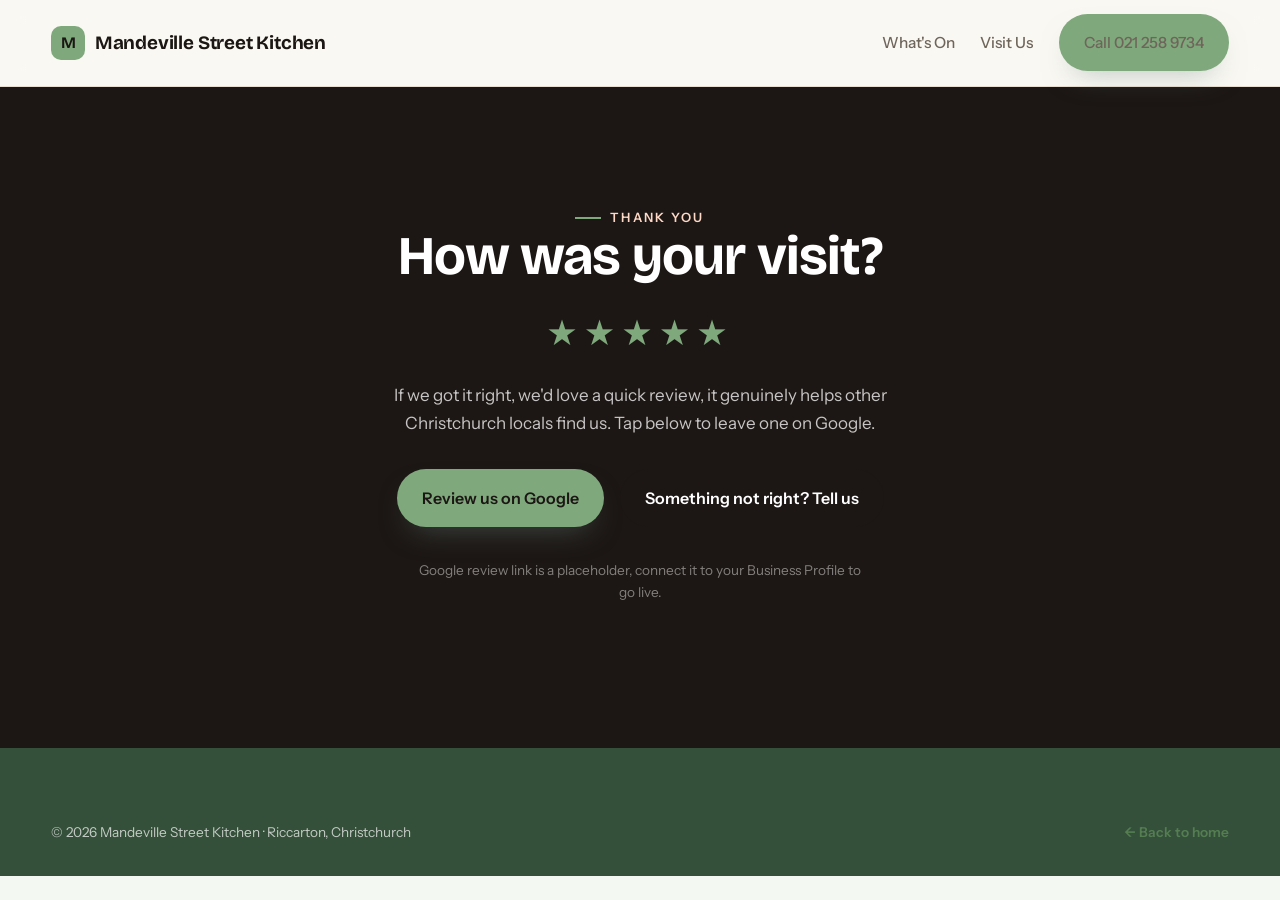
<file: review.html>
<!DOCTYPE html>
<html lang="en-NZ">
<head>
<meta charset="UTF-8">
<meta name="viewport" content="width=device-width, initial-scale=1.0">
<title>Leave a Review | Mandeville Street Kitchen</title>
<meta name="description" content="Enjoyed your coffee at Mandeville Street Kitchen? Leave us a quick review, it helps other Christchurch locals find us.">
<link rel="icon" href="/favicon.ico?v=2" sizes="any">
<link rel="icon" type="image/svg+xml" href="/favicon.svg?v=2">
<link rel="icon" type="image/png" sizes="32x32" href="/favicon.png?v=2">
<link rel="apple-touch-icon" sizes="180x180" href="/apple-touch-icon.png?v=2">
<link rel="preconnect" href="https://fonts.googleapis.com">
<link rel="preconnect" href="https://fonts.gstatic.com" crossorigin>
<link href="https://fonts.googleapis.com/css2?family=Bricolage+Grotesque:opsz,wght@12..96,600;12..96,700&family=Instrument+Sans:wght@400;500;600&display=swap" rel="stylesheet">
<link rel="stylesheet" href="styles.css">
</head>
<body>
<header class="nav">
  <div class="wrap nav__inner">
    <a href="index.html#top" class="brand"><span class="brand__mark">M</span> Mandeville Street Kitchen</a>
    <nav class="nav__links">
      <a href="index.html#menu">What's On</a>
      <a href="index.html#visit">Visit Us</a>
      <a href="tel:+6421258 9734" class="btn btn--primary nav__cta">Call 021 258 9734</a>
    </nav>
  </div>
</header>

<section class="review-hero">
  <div class="wrap">
    <span class="eyebrow" style="justify-content:center;color:#ffd9c7">Thank you</span>
    <h1>How was your visit?</h1>
    <div class="stars">★★★★★</div>
    <p>If we got it right, we'd love a quick review, it genuinely helps other Christchurch locals find us. Tap below to leave one on Google.</p>
    <div class="review-cta">
      <a href="https://www.google.com/maps/search/?api=1&query=Mandeville+Street+Kitchen+Christchurch" target="_blank" rel="noopener" class="btn btn--primary">Review us on Google</a>
      <a href="index.html#visit" class="btn btn--dark">Something not right? Tell us</a>
    </div>
    <p style="margin-top:2rem;font-size:.85rem;opacity:.6">Google review link is a placeholder, connect it to your Business Profile to go live.</p>
  </div>
</section>

<footer class="footer">
  <div class="wrap">
    <div class="footer__bottom" style="border:0">
      <span>© <span id="year"></span> Mandeville Street Kitchen · Riccarton, Christchurch</span>
      <a href="index.html#top" class="back-link" style="margin:0">← Back to home</a>
    </div>
  </div>
</footer>
<script>document.getElementById('year').textContent=new Date().getFullYear();</script>
</body>
</html>
</file>
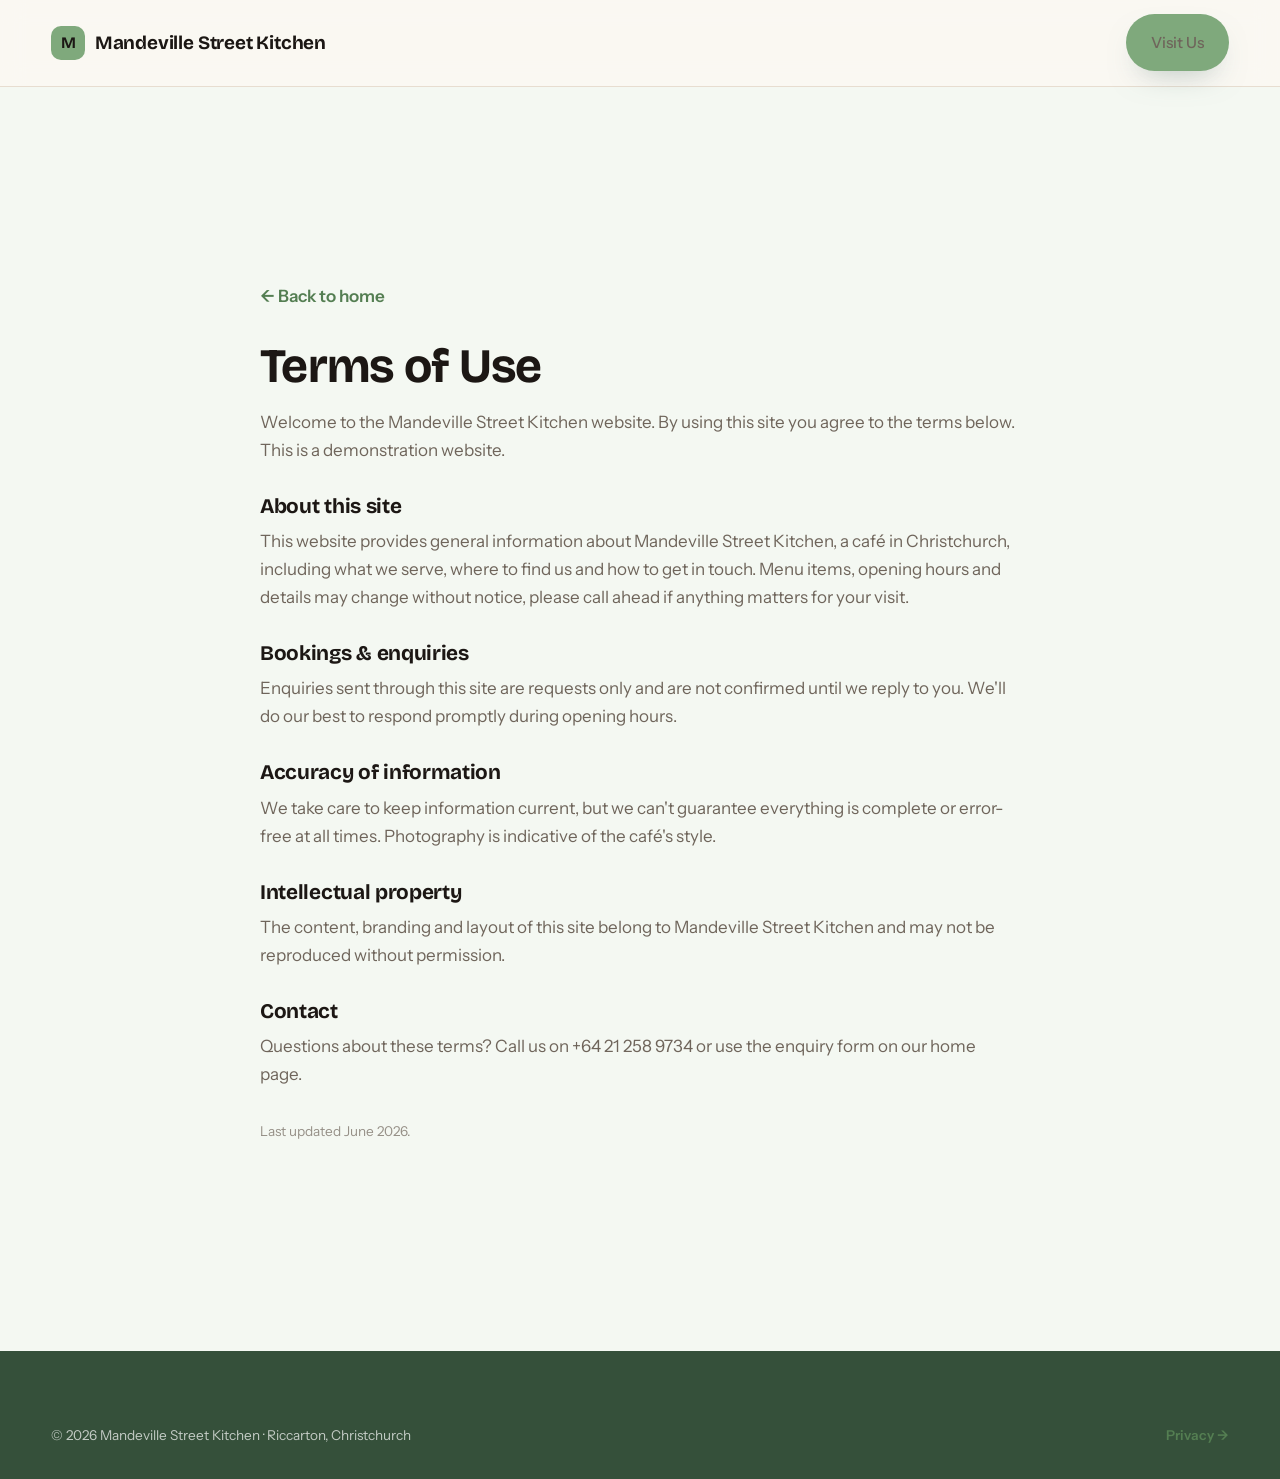
<file: terms.html>
<!DOCTYPE html>
<html lang="en-NZ">
<head>
<meta charset="UTF-8">
<meta name="viewport" content="width=device-width, initial-scale=1.0">
<title>Terms | Mandeville Street Kitchen</title>
<meta name="robots" content="noindex">
<link rel="icon" href="/favicon.ico?v=2" sizes="any">
<link rel="icon" type="image/svg+xml" href="/favicon.svg?v=2">
<link rel="icon" type="image/png" sizes="32x32" href="/favicon.png?v=2">
<link rel="apple-touch-icon" sizes="180x180" href="/apple-touch-icon.png?v=2">
<link rel="preconnect" href="https://fonts.googleapis.com">
<link rel="preconnect" href="https://fonts.gstatic.com" crossorigin>
<link href="https://fonts.googleapis.com/css2?family=Bricolage+Grotesque:opsz,wght@12..96,600;12..96,700&family=Instrument+Sans:wght@400;500;600&display=swap" rel="stylesheet">
<link rel="stylesheet" href="styles.css">
</head>
<body>
<header class="nav">
  <div class="wrap nav__inner">
    <a href="index.html#top" class="brand"><span class="brand__mark">M</span> Mandeville Street Kitchen</a>
    <nav class="nav__links">
      <a href="index.html#visit" class="btn btn--primary nav__cta">Visit Us</a>
    </nav>
  </div>
</header>

<section class="section section--paper">
  <div class="wrap page">
    <a href="index.html#top" class="back-link">← Back to home</a>
    <h1>Terms of Use</h1>
    <p>Welcome to the Mandeville Street Kitchen website. By using this site you agree to the terms below. This is a demonstration website.</p>

    <h2>About this site</h2>
    <p>This website provides general information about Mandeville Street Kitchen, a café in Christchurch, including what we serve, where to find us and how to get in touch. Menu items, opening hours and details may change without notice, please call ahead if anything matters for your visit.</p>

    <h2>Bookings &amp; enquiries</h2>
    <p>Enquiries sent through this site are requests only and are not confirmed until we reply to you. We'll do our best to respond promptly during opening hours.</p>

    <h2>Accuracy of information</h2>
    <p>We take care to keep information current, but we can't guarantee everything is complete or error-free at all times. Photography is indicative of the café's style.</p>

    <h2>Intellectual property</h2>
    <p>The content, branding and layout of this site belong to Mandeville Street Kitchen and may not be reproduced without permission.</p>

    <h2>Contact</h2>
    <p>Questions about these terms? Call us on +64 21 258 9734 or use the enquiry form on our home page.</p>
    <p style="margin-top:2rem;font-size:.85rem;opacity:.7">Last updated June 2026.</p>
  </div>
</section>

<footer class="footer">
  <div class="wrap">
    <div class="footer__bottom" style="border:0">
      <span>© <span id="year"></span> Mandeville Street Kitchen · Riccarton, Christchurch</span>
      <a href="privacy.html" class="back-link" style="margin:0">Privacy →</a>
    </div>
  </div>
</footer>
<script>document.getElementById('year').textContent=new Date().getFullYear();</script>
</body>
</html>
</file>
<file: styles.css>
/* Mandeville Street Kitchen — Fresh archetype
   Fonts: Bricolage Grotesque (display) + Instrument Sans (body)
   Accent: warm terracotta. Anchor: warm ink. */

:root {
  --ink: #1c1714;          /* warm near-black anchor */
  --ink-soft: #2a221d;
  --bone: #E9F1E6;         /* light green band */
  --paper: #F4F8F2;        /* lightest green */
  --line: #e7ddd0;
  --muted: #6f655b;
  --text: #241d18;
  --accent: #7FA97C;       /* light green */
  --accent-deep: #547E52;
  --accent-soft: #E4EFE1;
  --radius: 16px;
  --radius-sm: 11px;
  --shadow: 0 22px 50px -28px rgba(28,23,20,.45);
  --maxw: 1180px;
  --ease: cubic-bezier(.22,.61,.36,1);
}

* { box-sizing: border-box; margin: 0; padding: 0; }
html { scroll-behavior: smooth; -webkit-text-size-adjust: 100%; }

body {
  font-family: "Instrument Sans", system-ui, sans-serif;
  color: var(--text);
  background: var(--paper);
  line-height: 1.65;
  font-size: 17px;
  overflow-x: hidden;
}

h1, h2, h3, .display {
  font-family: "Bricolage Grotesque", Georgia, serif;
  font-weight: 700;
  line-height: 1.04;
  letter-spacing: -0.015em;
  color: var(--ink);
}

a { color: inherit; text-decoration: none; }
img { display: block; max-width: 100%; }

.wrap { width: min(var(--maxw), 92vw); margin: 0 auto; }
.eyebrow {
  font-size: .8rem; font-weight: 600; letter-spacing: .18em;
  text-transform: uppercase; color: var(--accent-deep);
  display: inline-flex; align-items: center; gap: .55rem;
}
.eyebrow::before { content: ""; width: 26px; height: 2px; background: var(--accent); display: inline-block; }
.section { padding: clamp(4.5rem, 9vw, 7.5rem) 0; }
.section--bone { background: var(--bone); }
.section--paper { background: var(--paper); }
.lead-head { font-size: clamp(2rem, 4.6vw, 3.2rem); margin: 1rem 0 0; }
.lead-sub { color: var(--muted); max-width: 56ch; margin-top: 1.1rem; font-size: 1.06rem; }

/* Buttons */
.btn {
  display: inline-flex; align-items: center; gap: .55rem;
  padding: .92rem 1.5rem; border-radius: 999px;
  font-weight: 600; font-size: 1rem; cursor: pointer;
  border: 1.5px solid transparent; transition: transform .25s var(--ease), box-shadow .25s var(--ease), background .25s;
  will-change: transform;
}
.btn--primary { background: var(--accent); color: var(--ink); box-shadow: 0 14px 30px -14px rgba(110,133,131,.5); }
.btn--primary:hover { background: var(--accent-deep); transform: translateY(-2px); }
.btn--ghost { background: transparent; border-color: rgba(255,255,255,.5); color: #fff; }
.btn--ghost:hover { background: rgba(255,255,255,.12); transform: translateY(-2px); }
.btn--dark { background: var(--ink); color: #fff; }
.btn--dark:hover { background: var(--ink-soft); transform: translateY(-2px); }

/* Nav */
.nav {
  position: sticky; top: 0; z-index: 50;
  background: rgba(251,248,243,.86); backdrop-filter: blur(12px);
  border-bottom: 1px solid var(--line);
}
.nav__inner { display: flex; align-items: center; justify-content: space-between; padding: .9rem 0; }
.brand { display: flex; align-items: center; gap: .6rem; font-family: "Bricolage Grotesque"; font-weight: 700; font-size: 1.18rem; color: var(--ink); letter-spacing: -.01em; }
.brand__mark { width: 34px; height: 34px; border-radius: 10px; background: var(--accent); color: var(--ink); display: grid; place-items: center; font-size: 1rem; font-weight: 700; }
.nav__links { display: flex; gap: 1.6rem; align-items: center; }
.nav__links a { font-size: .96rem; color: var(--muted); font-weight: 500; transition: color .2s; }
.nav__links a:hover { color: var(--ink); }
.nav__cta { display: inline-flex; }
.nav__toggle { display: none; background: none; border: 0; font-size: 1.5rem; cursor: pointer; color: var(--ink); }

/* Hero */
.hero { position: relative; min-height: 92vh; display: flex; align-items: flex-end; background: var(--ink); color: #fff; overflow: hidden; }
.hero__slides { position: absolute; inset: 0; }
.hero__slide {
  position: absolute; inset: 0; background-size: cover; background-position: center;
  opacity: 0; transition: opacity 1.4s ease; filter: saturate(.92) contrast(1.04);
}
.hero__slide.is-active { opacity: 1; }
.hero__scrim { position: absolute; inset: 0; background: linear-gradient(180deg, rgba(28,23,20,.35) 0%, rgba(28,23,20,.55) 55%, rgba(28,23,20,.82) 100%); }
.hero__inner { position: relative; z-index: 2; padding: 4rem 0 clamp(3.5rem, 7vw, 6rem); }
.hero .eyebrow { color: #ffd9c7; }
.hero .eyebrow::before { background: var(--accent); }
.hero h1 { color: #fff; font-size: clamp(2.6rem, 6.6vw, 5rem); max-width: 16ch; margin: 1.1rem 0; }
.hero__copy { color: rgba(255,255,255,.9); max-width: 52ch; font-size: 1.12rem; }
.hero__cta { display: flex; gap: .9rem; margin-top: 2rem; flex-wrap: wrap; }
.hero__scroll { position: absolute; right: 0; bottom: 2rem; z-index: 2; font-size: .8rem; letter-spacing: .15em; text-transform: uppercase; color: rgba(255,255,255,.7); writing-mode: vertical-rl; }

/* Trust strip */
.trust { background: #3F5E43; color: #fff; padding: 2.4rem 0; }
.trust__grid { display: grid; grid-template-columns: repeat(3, 1fr); gap: 1.5rem; }
.trust__item { display: flex; gap: .9rem; align-items: flex-start; }
.trust__ico { flex: none; width: 44px; height: 44px; border-radius: 12px; background: rgba(110,133,131,.22); color: var(--accent-deep); display: grid; place-items: center; }
.trust__ico svg { width: 22px; height: 22px; }
.trust__item h3 { color: #fff; font-size: 1.02rem; font-family: "Instrument Sans"; font-weight: 600; }
.trust__item p { color: rgba(255,255,255,.66); font-size: .92rem; margin-top: .15rem; }

/* Services */
.svc-head { display: flex; justify-content: space-between; align-items: flex-end; gap: 2rem; flex-wrap: wrap; margin-bottom: 2.8rem; }
.svc-grid { display: grid; grid-template-columns: repeat(3, 1fr); gap: 1.3rem; }
.svc-card {
  background: var(--paper); border: 1px solid var(--line); border-radius: var(--radius);
  padding: 1.7rem; transition: transform .3s var(--ease), box-shadow .3s var(--ease), border-color .3s;
}
.svc-card:hover { transform: translateY(-5px); box-shadow: var(--shadow); border-color: var(--accent-soft); }
.svc-card__ico { width: 48px; height: 48px; border-radius: 13px; background: var(--accent-soft); color: var(--accent-deep); display: grid; place-items: center; margin-bottom: 1.1rem; }
.svc-card__ico svg { width: 24px; height: 24px; }
.svc-card h3 { font-size: 1.22rem; margin-bottom: .5rem; }
.svc-card p { color: var(--muted); font-size: .97rem; }
.svc-note { margin-top: 1.8rem; font-size: .85rem; color: var(--muted); }

/* About */
.about { display: grid; grid-template-columns: 1.05fr 1fr; gap: clamp(2rem, 5vw, 4.5rem); align-items: center; }
.about__media { position: relative; }
.about__media img { width: 100%; aspect-ratio: 4/3; object-fit: cover; border-radius: var(--radius); filter: saturate(.92) contrast(1.04); }
.about__tag { position: absolute; left: -12px; bottom: -12px; background: var(--accent); color: var(--ink); padding: .7rem 1.1rem; border-radius: 12px; font-weight: 600; font-size: .9rem; box-shadow: var(--shadow); }
.about p { color: var(--muted); margin-top: 1.1rem; }
.checklist { list-style: none; margin-top: 1.6rem; display: grid; gap: .8rem; }
.checklist li { display: flex; gap: .7rem; align-items: flex-start; font-weight: 500; color: var(--text); }
.checklist li svg { flex: none; width: 22px; height: 22px; color: var(--accent); margin-top: 2px; }

/* Crew */
.crew-grid { display: grid; grid-template-columns: repeat(4, 1fr); gap: 1.3rem; margin-top: 2.6rem; }
.crew-card { background: var(--paper); border: 1px solid var(--line); border-radius: var(--radius); padding: 1.7rem; text-align: center; }
.crew-av { width: 74px; height: 74px; border-radius: 50%; margin: 0 auto 1rem; background: var(--ink); color: #fff; display: grid; place-items: center; font-family: "Bricolage Grotesque"; font-size: 1.5rem; font-weight: 700; box-shadow: 0 0 0 3px var(--paper), 0 0 0 5px var(--accent); }
.crew-card h3 { font-size: 1.1rem; }
.crew-card .role { color: var(--accent-deep); font-weight: 600; font-size: .82rem; letter-spacing: .04em; text-transform: uppercase; margin: .3rem 0 .6rem; }
.crew-card p { color: var(--muted); font-size: .9rem; }
.badge { display: inline-block; background: var(--accent-soft); color: var(--accent-deep); font-size: .76rem; font-weight: 600; letter-spacing: .06em; text-transform: uppercase; padding: .3rem .7rem; border-radius: 999px; margin-top: 1rem; }

/* Reviews */
.rev-grid { display: grid; grid-template-columns: repeat(3, 1fr); gap: 1.3rem; margin-top: 2.6rem; }
.rev-card { background: var(--bone); border: 1px solid var(--line); border-radius: var(--radius); padding: 1.7rem; }
.rev-stars { color: var(--accent); letter-spacing: 2px; margin-bottom: .8rem; }
.rev-card p { font-size: 1.02rem; color: var(--text); }
.rev-by { margin-top: 1.1rem; display: flex; align-items: center; gap: .6rem; }
.rev-avatar { flex: none; width: 34px; height: 34px; border-radius: 50%; background: var(--ink); color: #fff; display: grid; place-items: center; font-family: "Bricolage Grotesque"; font-weight: 700; font-size: .85rem; }
.rev-by-name { font-weight: 600; font-size: .92rem; }
.rev-by-name span { display: block; color: var(--muted); font-weight: 400; font-size: .8rem; }

/* Google review summary widget */
.g-rating { display: flex; gap: clamp(1.6rem, 4vw, 3rem); align-items: center; flex-wrap: wrap;
  background: var(--paper); border: 1px solid var(--line); border-radius: var(--radius); box-shadow: var(--shadow);
  padding: clamp(1.6rem, 3vw, 2.4rem); margin-top: 2.6rem; }
.g-rating__score { flex: none; text-align: center; min-width: 120px; }
.g-rating__num { font-family: "Bricolage Grotesque"; font-weight: 700; font-size: 3.1rem; line-height: 1; color: var(--ink); }
.g-rating__stars { color: var(--accent); letter-spacing: 2px; font-size: 1.15rem; margin: .5rem 0 .3rem; }
.g-rating__count { color: var(--muted); font-size: .88rem; }
.g-rating__bars { flex: 1 1 260px; min-width: 220px; display: grid; gap: .45rem; }
.g-rating__bar-row { display: grid; grid-template-columns: 14px 1fr; align-items: center; gap: .7rem; font-size: .8rem; color: var(--muted); }
.g-rating__bar-track { height: 7px; border-radius: 999px; background: var(--line); overflow: hidden; }
.g-rating__bar-fill { height: 100%; background: var(--accent); border-radius: 999px; }
.g-rating__cta { flex: none; display: flex; flex-direction: column; gap: .6rem; }
.g-rating__by { margin-top: 1.4rem; padding-top: 1.2rem; border-top: 1px solid var(--line); font-size: .8rem; color: var(--muted); text-align: right; }
.g-rating__by a { color: var(--accent-deep); font-weight: 600; }
@media (max-width: 640px) { .g-rating { flex-direction: column; align-items: stretch; } .g-rating__cta { flex-direction: row; } }

/* Review funnel banner */
.funnel { background: var(--ink); color: #fff; text-align: center; padding: clamp(3.5rem,7vw,5rem) 0; }
.funnel h2 { color: #fff; font-size: clamp(1.8rem, 4vw, 2.8rem); }
.funnel .stars { color: var(--accent); font-size: 1.7rem; letter-spacing: 4px; margin: .8rem 0 1.4rem; }
.funnel p { color: rgba(255,255,255,.7); max-width: 48ch; margin: 0 auto 1.8rem; }

/* Contact */
.contact { background: var(--ink); color: #fff; }
.contact-grid { display: grid; grid-template-columns: .9fr 1.1fr; gap: clamp(2rem,5vw,4rem); }
.contact h2 { color: #fff; }
.contact .lead-sub { color: rgba(255,255,255,.72); }
.cinfo { margin-top: 2rem; display: grid; gap: 1.3rem; }
.cinfo a, .cinfo div { display: flex; gap: .9rem; align-items: flex-start; color: rgba(255,255,255,.9); }
.cinfo svg { flex: none; width: 22px; height: 22px; color: var(--accent); margin-top: 3px; }
.cinfo small { display: block; color: rgba(255,255,255,.55); font-size: .8rem; text-transform: uppercase; letter-spacing: .1em; }
.form { background: var(--paper); border-radius: var(--radius); padding: clamp(1.6rem, 3vw, 2.4rem); box-shadow: var(--shadow); }
.form label { display: block; font-weight: 600; font-size: .9rem; color: var(--ink); margin-bottom: .4rem; }
.field { margin-bottom: 1.1rem; }
.form input, .form select, .form textarea {
  width: 100%; padding: .85rem 1rem; border: 1.5px solid var(--line); border-radius: var(--radius-sm);
  font-family: inherit; font-size: 1rem; background: #fff; color: var(--text); transition: border-color .2s;
}
.form input:focus, .form select:focus, .form textarea:focus { outline: none; border-color: var(--accent); }
.form textarea { resize: vertical; min-height: 110px; }
.form .row { display: grid; grid-template-columns: 1fr 1fr; gap: 1rem; }
.form .btn { width: 100%; justify-content: center; margin-top: .4rem; }

/* Footer */
.footer { background: #35503A; color: rgba(255,255,255,.7); padding: 3.2rem 0 2rem; }
.footer__top { display: flex; justify-content: space-between; gap: 2rem; flex-wrap: wrap; border-bottom: 1px solid rgba(255,255,255,.1); padding-bottom: 2rem; }
.footer .brand { color: #fff; }
.footer__links { display: flex; gap: 1.6rem; flex-wrap: wrap; }
.footer__links a:hover { color: var(--accent); }
.footer__bottom { padding-top: 1.4rem; font-size: .85rem; display: flex; justify-content: space-between; gap: 1rem; flex-wrap: wrap; }

/* Simple legal/utility pages */
.page { max-width: 760px; margin: 0 auto; padding: clamp(3rem,7vw,5rem) 0; }
.page h1 { font-size: clamp(2rem,5vw,3rem); margin-bottom: 1rem; }
.page h2 { font-size: 1.3rem; margin: 2rem 0 .6rem; }
.page p, .page li { color: var(--muted); margin-bottom: .8rem; }
.page ul { padding-left: 1.2rem; }
.back-link { display: inline-flex; gap: .4rem; align-items: center; color: var(--accent-deep); font-weight: 600; margin-bottom: 2rem; }

/* Review page */
.review-hero { background: var(--ink); color: #fff; text-align: center; padding: clamp(4rem,9vw,7rem) 0; }
.review-hero h1 { color: #fff; font-size: clamp(2.2rem,5vw,3.4rem); }
.review-hero .stars { color: var(--accent); font-size: 2.2rem; letter-spacing: 6px; margin: 1.2rem 0; }
.review-hero p { color: rgba(255,255,255,.75); max-width: 50ch; margin: 0 auto 2rem; }
.review-cta { display: flex; gap: 1rem; justify-content: center; flex-wrap: wrap; }

@media (max-width: 900px) {
  .nav__links { position: fixed; inset: 64px 0 auto 0; background: var(--paper); flex-direction: column; padding: 1.4rem 6vw; gap: 1.1rem; border-bottom: 1px solid var(--line); transform: translateY(-120%); transition: transform .35s var(--ease); align-items: flex-start; }
  .nav__links.open { transform: translateY(0); }
  .nav__toggle { display: block; }
  .trust__grid, .svc-grid, .crew-grid, .rev-grid { grid-template-columns: 1fr; }
  .about, .contact-grid { grid-template-columns: 1fr; }
  .form .row { grid-template-columns: 1fr; }
  .hero__scroll { display: none; }
}
@media (min-width: 901px) and (max-width: 1100px) {
  .svc-grid, .rev-grid { grid-template-columns: repeat(2, 1fr); }
  .crew-grid { grid-template-columns: repeat(2, 1fr); }
}
@media (prefers-reduced-motion: reduce) {
  .hero__slide { transition: none; }
  * { scroll-behavior: auto; }
}

/* Gallery */
.gallery { column-count: 4; column-gap: 16px; }
.gallery figure { break-inside: avoid; margin: 0 0 16px; overflow: hidden; border-radius: var(--radius-sm); box-shadow: var(--shadow); }
.gallery img { width: 100%; height: auto; display: block; transition: transform .5s var(--ease), filter .4s; }
.gallery figure:hover img { transform: scale(1.05); filter: saturate(1.05); }
@media (max-width: 900px) { .gallery { column-count: 3; } }
@media (max-width: 600px) { .gallery { column-count: 2; column-gap: 12px; } }

/* Loading screen */
#loader { position: fixed; inset: 0; z-index: 3000; background: #3F5E43; display: flex; flex-direction: column; align-items: center; justify-content: center; gap: 26px; transition: opacity .7s ease, visibility .7s ease; }
#loader.hide { opacity: 0; visibility: hidden; }
#loader img { width: min(62vw, 320px); height: auto; opacity: 0; transform: translateY(10px); animation: loaderUp .8s ease .1s forwards; }
#loader .loader-bar { width: 0; height: 3px; background: rgba(255,255,255,.65); border-radius: 2px; animation: loaderBar 1.1s ease .3s forwards; }
@keyframes loaderUp { to { opacity: 1; transform: none; } }
@keyframes loaderBar { to { width: 150px; } }

/* Brand logo images */
.brand-logo { height: 46px; width: auto; display: block; }
.foot-logo { height: 52px; }

/* Service card images */
.svc-card { overflow: hidden; }
.svc-card__img { width: calc(100% + 3.4rem); margin: -1.7rem -1.7rem 1.3rem; display: block; aspect-ratio: 16 / 10; object-fit: cover; border-radius: var(--radius) var(--radius) 0 0; }

/* contact panel: buttons + map (form removed) */
.contact-panel{display:flex;flex-direction:column;gap:14px}
.contact-panel .panel-title{font-family:'Anton',sans-serif;font-weight:400;font-size:1.7rem;color:var(--ink);margin:0;letter-spacing:.5px}
.contact-panel .panel-sub{color:#5b5b53;margin:0 0 4px;font-size:.98rem;line-height:1.5}
.contact-panel .btn{width:100%;justify-content:center;gap:9px;margin-top:0}
.contact-panel .btn svg{width:19px;height:19px;flex:none}
.contact-panel .panel-map{margin-top:8px;border-radius:16px;overflow:hidden;height:260px}
.contact-panel .panel-map iframe{width:100%;height:100%;border:0;display:block}
</file>
